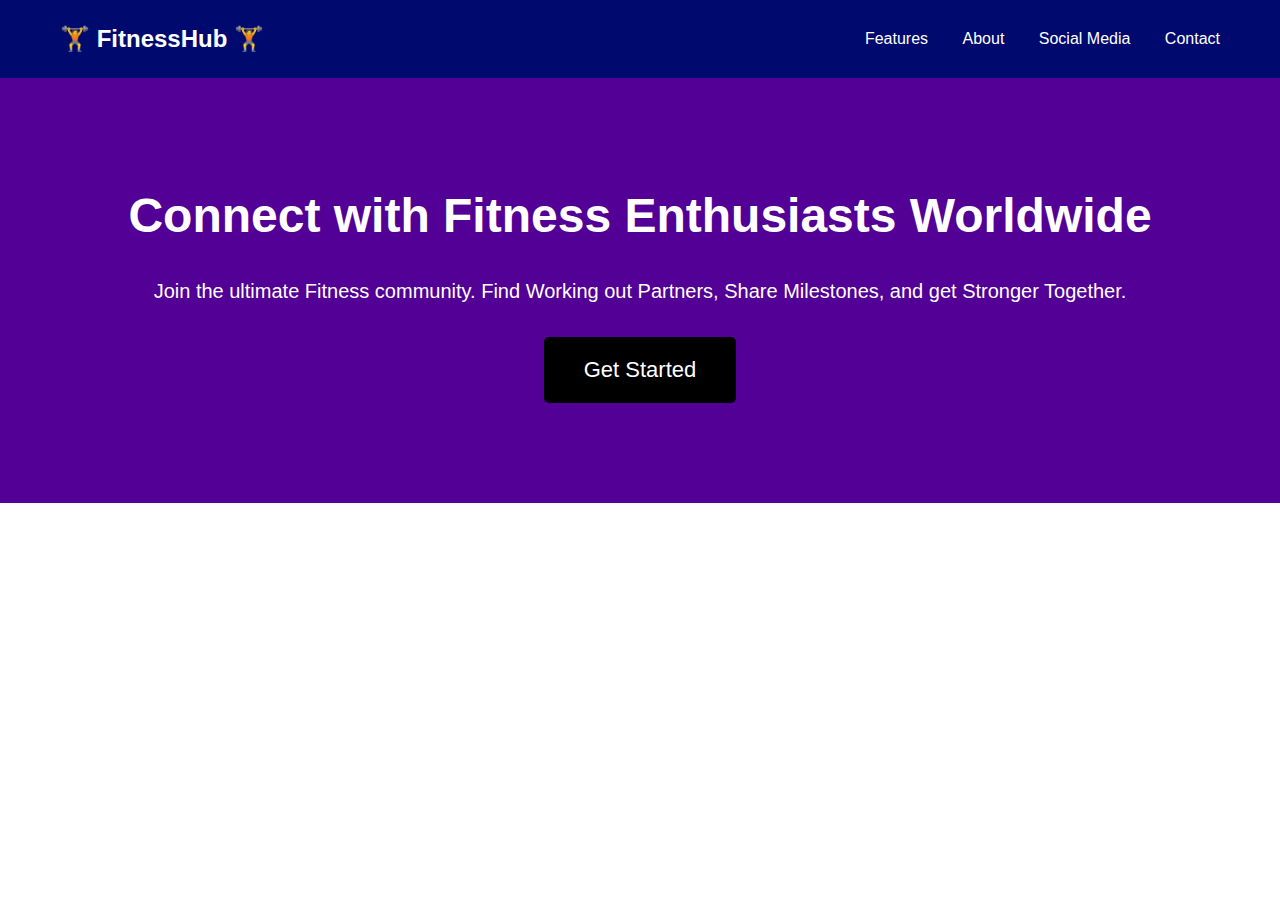
<file: index.html>
<!DOCTYPE html>
<html lang="en">
<head>
    <meta charset="UTF-8">
    <meta name="viewport" content="width=device-width, initial-scale=1.0">
    <title>FitnessHub - Your Fitness Community</title>
    <link rel="stylesheet" href="style.css">
</head>
<body>
    <!-- Header Section -->
    <header class="main-header">
        <div class="container">
            <div class="logo">🏋️ FitnessHub 🏋️</div>
            <nav class="main-nav">
                <a href="#features">Features</a>
                <a href="#about">About</a>
                <a href="#Socials">Social Media</a>
                <a href="#contact">Contact</a>
            </nav>
        </div>
    </header>

    <!-- Hero Section -->
     <section class="hero">
        <div class="container">
            <h1 class="hero-title">Connect with Fitness Enthusiasts Worldwide</h1>
            <p class="hero-subtitle">Join the ultimate Fitness community. Find Working out Partners, Share Milestones, and get Stronger Together.</p>
            <button class="btn btn-primary">Get Started</button>
        </div>
     </section>
</body>
</html>
</file>
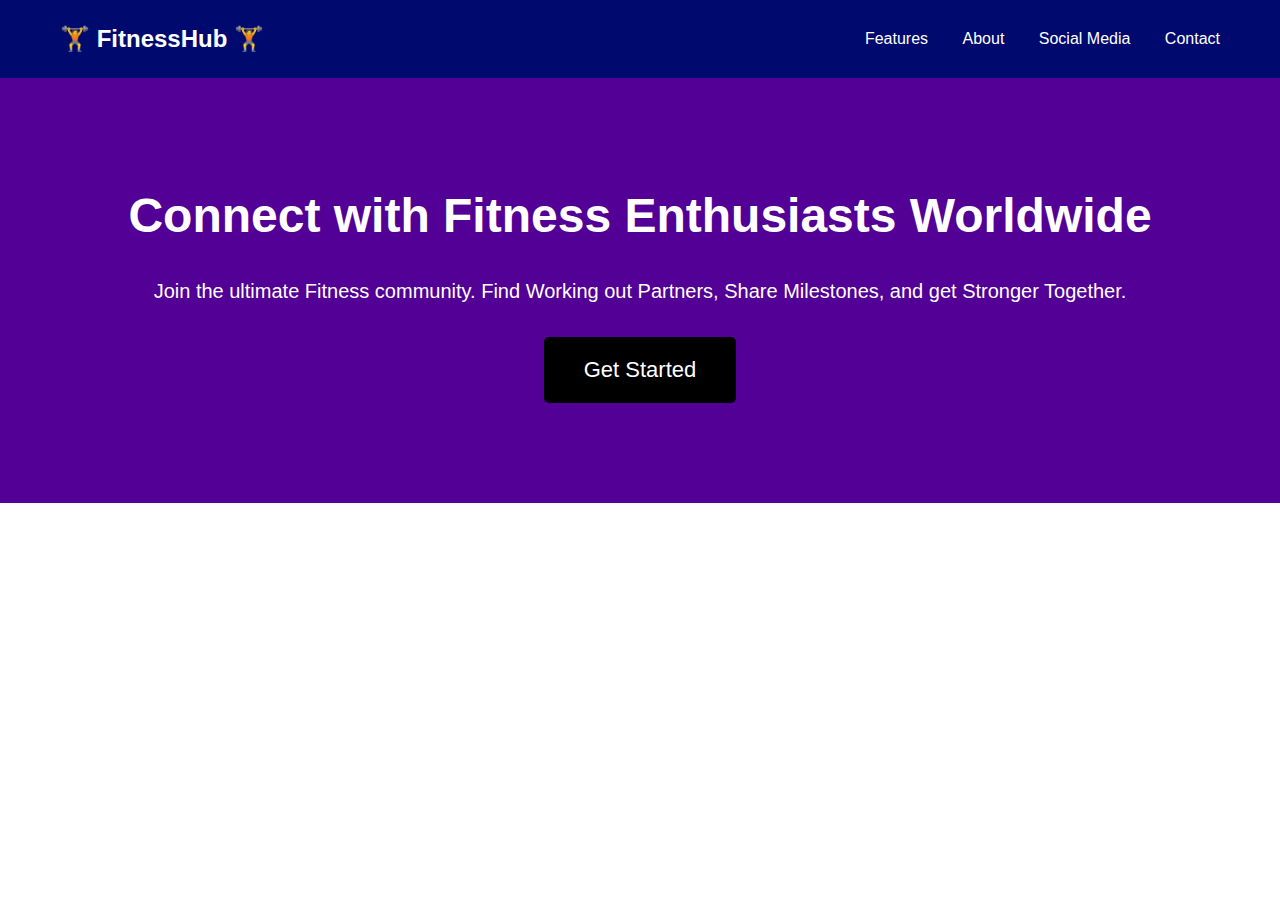
<file: Lesson07-Hover Effects-Interactivity/index.html>
<!DOCTYPE html>
<html lang="en">
<head>
    <meta charset="UTF-8">
    <meta name="viewport" content="width=device-width, initial-scale=1.0">
    <title>FitnessHub - Your Fitness Community</title>
    <link rel="stylesheet" href="style.css">
</head>
<body>
    <!-- Header Section -->
    <header class="main-header">
        <div class="container">
            <div class="logo">🏋️ FitnessHub 🏋️</div>
            <nav class="main-nav">
                <a href="#features">Features</a>
                <a href="#about">About</a>
                <a href="#socials">Social Media</a>
                <a href="#contact">Contact</a>
            </nav>
        </div>
    </header>

    <!-- Hero Section -->
     <section class="hero">
        <div class="container">
            <h1 class="hero-title">Connect with Fitness Enthusiasts Worldwide</h1>
            <p class="hero-subtitle">Join the ultimate Fitness community. Find Working out Partners, Share Milestones, and get Stronger Together.</p>
            <button class="btn btn-primary">Get Started</button>
        </div>
     </section>
</body>
</html>
</file>
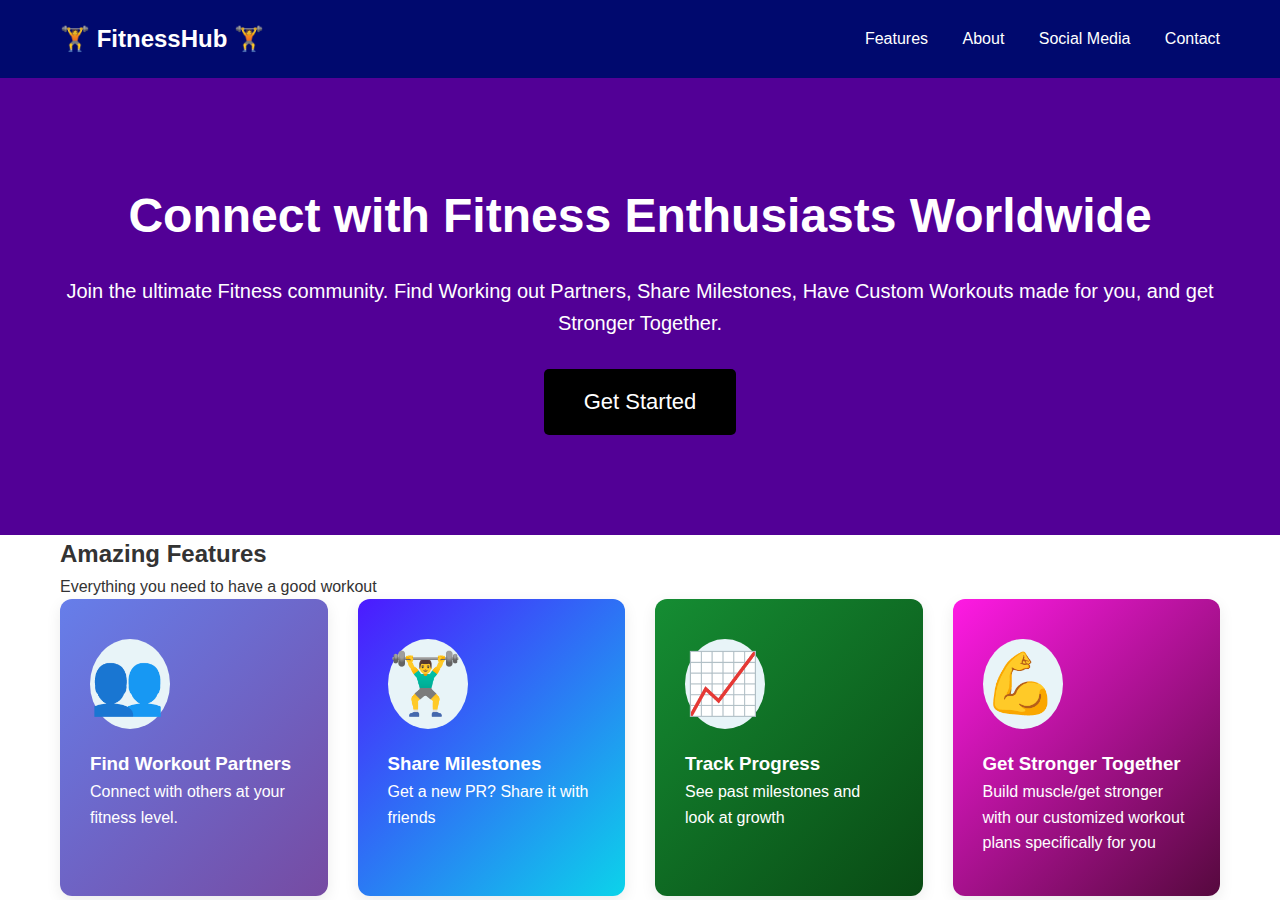
<file: Lesson08-Flexbox Card Layout/index.html>
<!DOCTYPE html>
<html lang="en">

<head>
    <meta charset="UTF-8">
    <meta name="viewport" content="width=device-width, initial-scale=1.0">
    <title>FitnessHub - Your Fitness Community</title>
    <!-- lesson 9: Google Fonts -->
    <link rel="stylesheet" href="https://fonts.googleapis.com/css2?family=Poppins:wght@400;600;700&display=swap">
    <link rel="stylesheet" href="style.css">
</head>

<body>
    <!-- Header Section -->
    <header class="main-header">
        <div class="container">
            <div class="logo">🏋️ FitnessHub 🏋️</div>
            <nav class="main-nav">
                <a href="#features">Features</a>
                <a href="#about">About</a>
                <a href="#Socials">Social Media</a>
                <a href="#contact">Contact</a>
            </nav>
        </div>
    </header>

    <!-- Hero Section -->
    <section class="hero">
        <div class="container">
            <h1 class="hero-title">Connect with Fitness Enthusiasts Worldwide</h1>
            <p class="hero-subtitle">Join the ultimate Fitness community. Find Working out Partners, Share Milestones,
                Have Custom Workouts made for you, and get Stronger Together.</p>
            <button class="btn btn-primary">Get Started</button>
        </div>
    </section>
    <!-- lesson 8: Features Section -->
    <section id="features" class="features">
        <div class="container">
            <h2 class="section-title">Amazing Features</h2>
            <p class="section-subtitle">
                Everything you need to have a good workout
            </p>
            <div class="features-grid">
                <div class="feature-card">
                    <div class="feature-icon">👥</div>
                    <h3>Find Workout Partners</h3>
                    <p>Connect with others at your fitness level.</p>
                </div>

                <div class="feature-card">
                    <div class="feature-icon">🏋️‍♂️</div>
                    <h3>Share Milestones</h3>
                    <p>Get a new PR? Share it with friends</p>
                </div>

                <div class="feature-card">
                    <div class="feature-icon">📈</div>
                    <h3>Track Progress</h3>
                    <p>See past milestones and look at growth</p>
                </div>
                <div class="feature-card">
                    <div class="feature-icon">💪</div>
                    <h3>Get Stronger Together</h3>
                    <p>Build muscle/get stronger with our customized workout plans specifically for you</p>
                </div>
            </div>
        </div>
    </section>
</body>

</html>
</file>
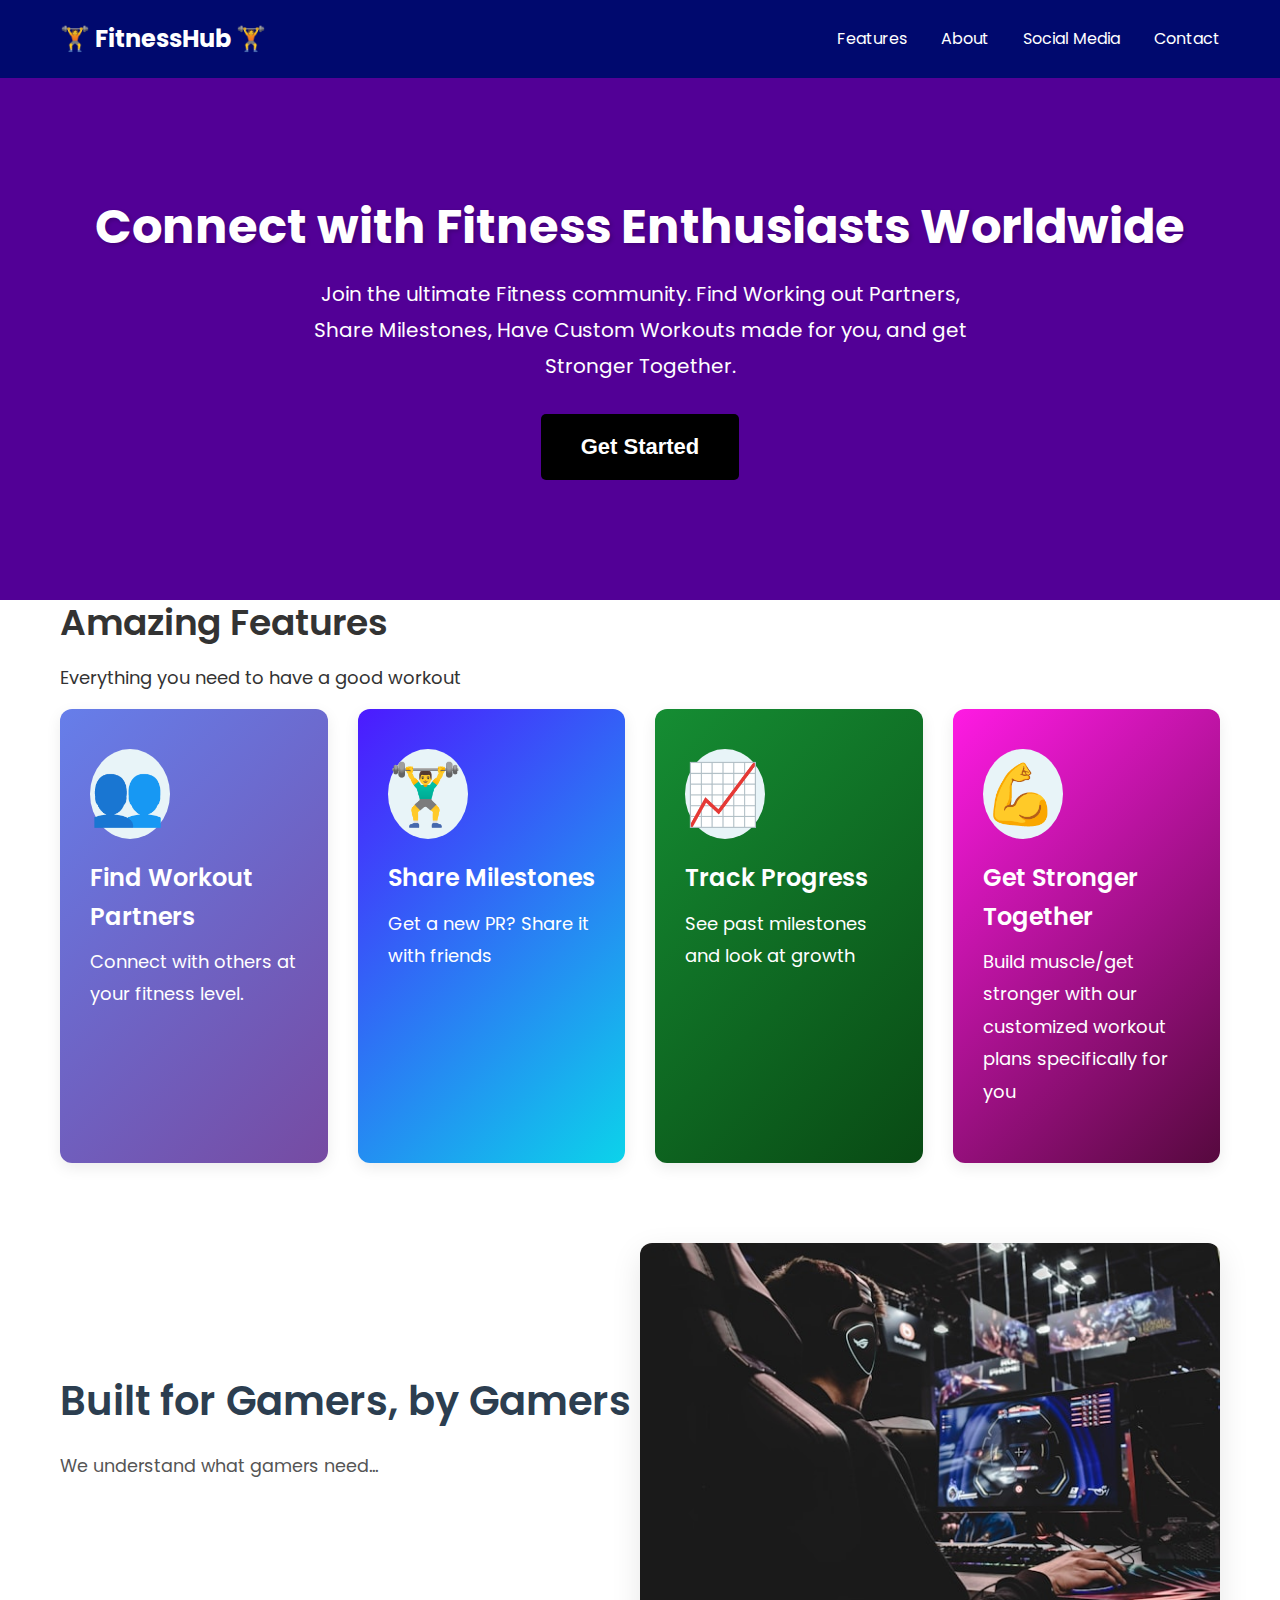
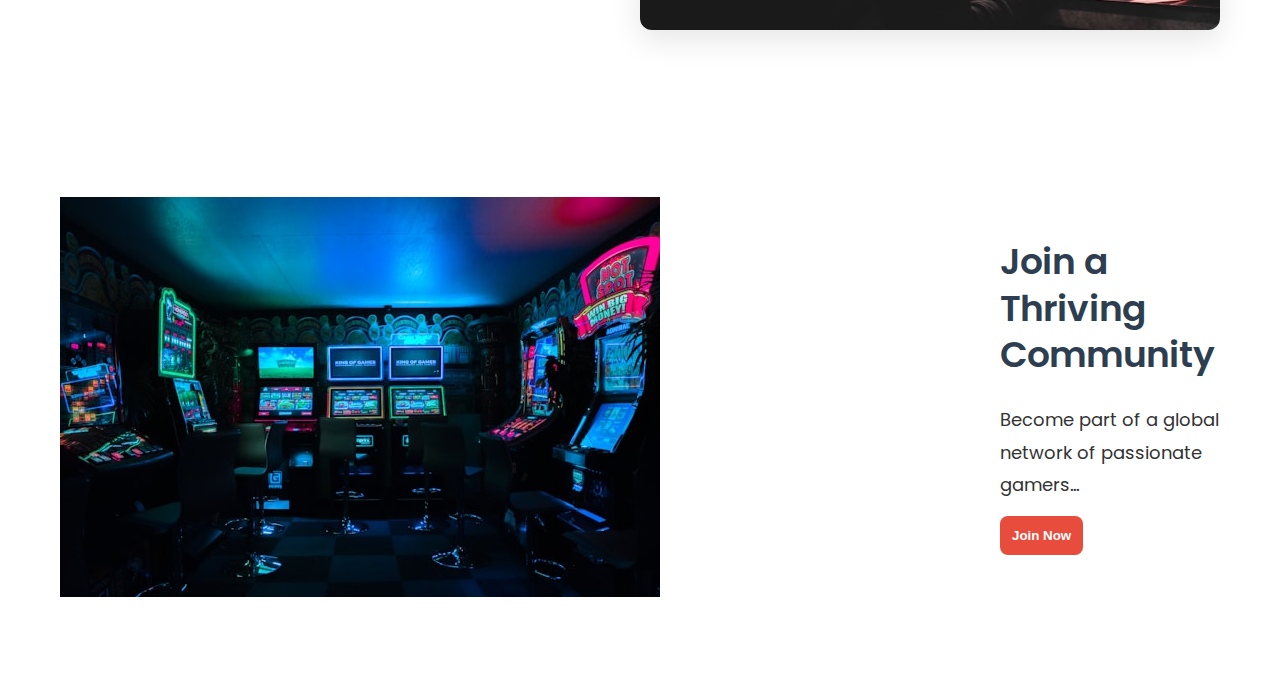
<file: Lesson10-Image-Text Sections/index.html>
<!DOCTYPE html>
<html lang="en">

<head>
    <meta charset="UTF-8">
    <meta name="viewport" content="width=device-width, initial-scale=1.0">
    <title>FitnessHub - Your Fitness Community</title>
    <!-- lesson 9: Google Fonts -->
    <link rel="stylesheet" href="https://fonts.googleapis.com/css2?family=Poppins:wght@400;600;700&display=swap">
    <link rel="stylesheet" href="style.css">
</head>

<body>
    <!-- Header Section -->
    <header class="main-header">
        <div class="container">
            <div class="logo">🏋️ FitnessHub 🏋️</div>
            <nav class="main-nav">
                <a href="#features">Features</a>
                <a href="#about">About</a>
                <a href="#Socials">Social Media</a>
                <a href="#contact">Contact</a>
            </nav>
        </div>
    </header>

    <!-- Hero Section -->
    <section class="hero">
        <div class="container">
            <h1 class="hero-title">Connect with Fitness Enthusiasts Worldwide</h1>
            <p class="hero-subtitle">Join the ultimate Fitness community. Find Working out Partners, Share Milestones,
                Have Custom Workouts made for you, and get Stronger Together.</p>
            <button class="btn btn-primary">Get Started</button>
        </div>
    </section>
    <!-- lesson 8: Features Section -->
    <section id="features" class="features">
        <div class="container">
            <h2 class="section-title">Amazing Features</h2>
            <p class="section-subtitle">
                Everything you need to have a good workout
            </p>
            <div class="features-grid">
                <div class="feature-card">
                    <div class="feature-icon">👥</div>
                    <h3>Find Workout Partners</h3>
                    <p>Connect with others at your fitness level.</p>
                </div>

                <div class="feature-card">
                    <div class="feature-icon">🏋️‍♂️</div>
                    <h3>Share Milestones</h3>
                    <p>Get a new PR? Share it with friends</p>
                </div>

                <div class="feature-card">
                    <div class="feature-icon">📈</div>
                    <h3>Track Progress</h3>
                    <p>See past milestones and look at growth</p>
                </div>
                <div class="feature-card">
                    <div class="feature-icon">💪</div>
                    <h3>Get Stronger Together</h3>
                    <p>Build muscle/get stronger with our customized workout plans specifically for you</p>
                </div>
            </div>
        </div>
    </section>
    <!-- about section -->
    <section class="about" id="about">
        <div class="container">
            <div class="about-content">
                <div class="about-text">
                    <h2>Built for Gamers, by Gamers</h2>
                    <p>We understand what gamers need...</p>
                </div>
                <div class="about-image">
                    <img src="images/gamers.jpg" alt="Gaming Setup" width="600px">
                </div>

            </div>
        </div>
    </section>
    <section id="community" class="community">
        <div class="container">
            <div class="community-content">
                <div class="community-text">
                    <h2>Join a Thriving Community</h2>
                    <p>Become part of a global network of passionate gamers...</p>
                    <button class="join-btn">Join Now</button>
                </div>
                <div class="community-image"></div>
                 <img src="images/community.jpg" alt="Gaming community">
            </div>
        </div>
    </section>
</body>

</html>
</file>
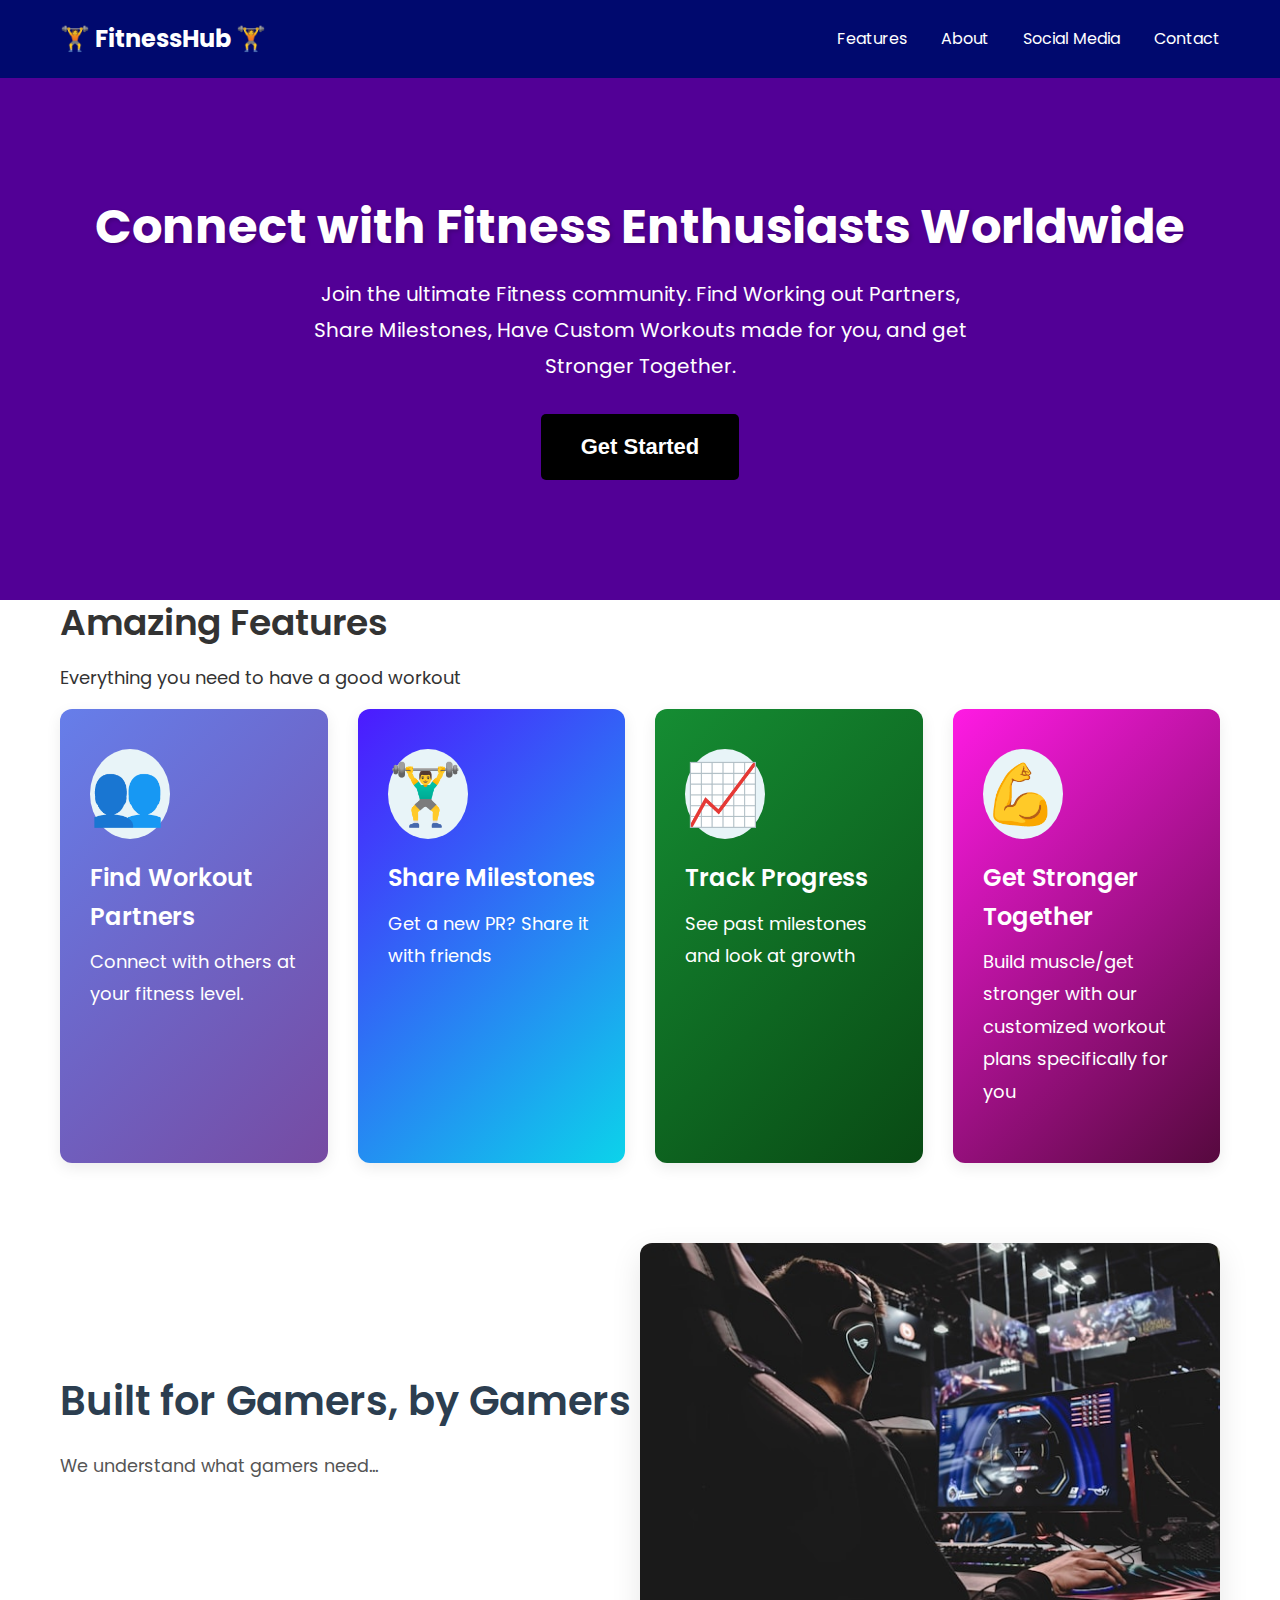
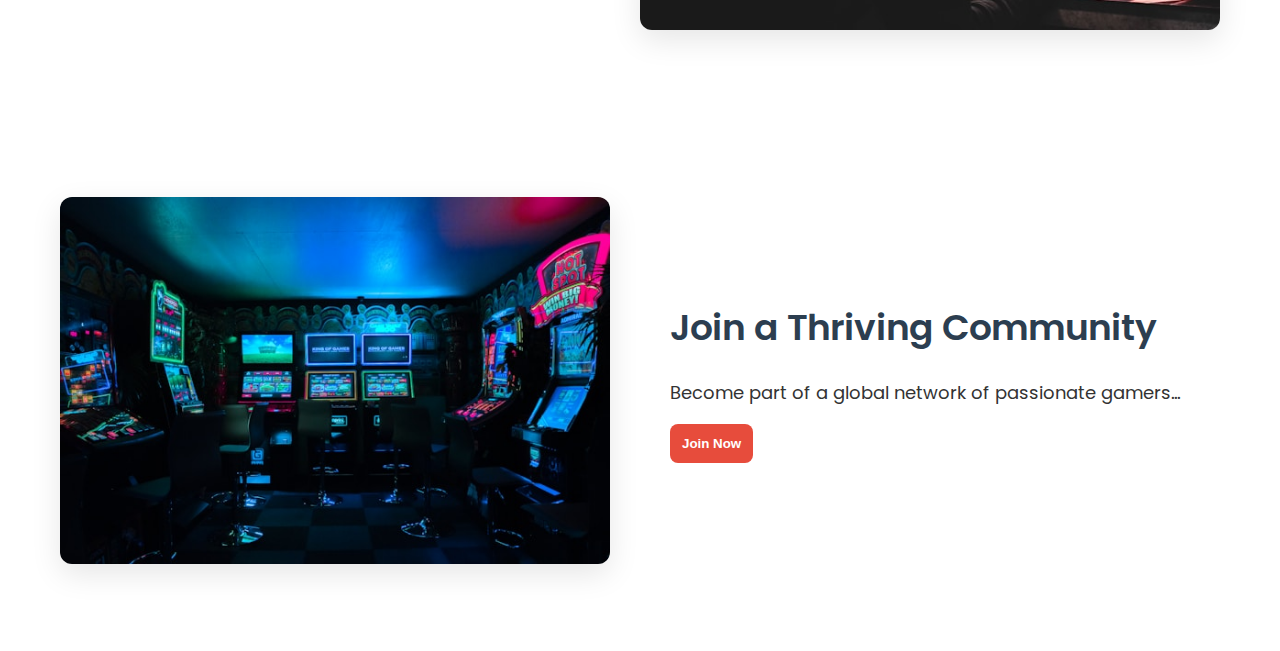
<file: Lesson11-Advanced-Transitions/index.html>
<!DOCTYPE html>
<html lang="en">

<head>
    <meta charset="UTF-8">
    <meta name="viewport" content="width=device-width, initial-scale=1.0">
    <title>FitnessHub - Your Fitness Community</title>
    <!-- lesson 9: Google Fonts -->
    <link rel="stylesheet" href="https://fonts.googleapis.com/css2?family=Poppins:wght@400;600;700&display=swap">
    <link rel="stylesheet" href="style.css">
</head>

<body>
    <!-- Header Section -->
    <header class="main-header">
        <div class="container">
            <div class="logo">🏋️ FitnessHub 🏋️</div>
            <nav class="main-nav">
                <a href="#features">Features</a>
                <a href="#about">About</a>
                <a href="#Socials">Social Media</a>
                <a href="#contact">Contact</a>
            </nav>
        </div>
    </header>

    <!-- Hero Section -->
    <section class="hero">
        <div class="container">
            <h1 class="hero-title">Connect with Fitness Enthusiasts Worldwide</h1>
            <p class="hero-subtitle">Join the ultimate Fitness community. Find Working out Partners, Share Milestones,
                Have Custom Workouts made for you, and get Stronger Together.</p>
            <button class="btn btn-primary">Get Started</button>
        </div>
    </section>
    <!-- lesson 8: Features Section -->
    <section id="features" class="features">
        <div class="container">
            <h2 class="section-title">Amazing Features</h2>
            <p class="section-subtitle">
                Everything you need to have a good workout
            </p>
            <div class="features-grid">
                <div class="feature-card">
                    <div class="feature-icon">👥</div>
                    <h3>Find Workout Partners</h3>
                    <p>Connect with others at your fitness level.</p>
                </div>

                <div class="feature-card">
                    <div class="feature-icon">🏋️‍♂️</div>
                    <h3>Share Milestones</h3>
                    <p>Get a new PR? Share it with friends</p>
                </div>

                <div class="feature-card">
                    <div class="feature-icon">📈</div>
                    <h3>Track Progress</h3>
                    <p>See past milestones and look at growth</p>
                </div>
                <div class="feature-card">
                    <div class="feature-icon">💪</div>
                    <h3>Get Stronger Together</h3>
                    <p>Build muscle/get stronger with our customized workout plans specifically for you</p>
                </div>
            </div>
        </div>
    </section>
    <!-- about section -->
    <section class="about" id="about">
        <div class="container">
            <div class="about-content">
                <div class="about-text">
                    <h2>Built for Gamers, by Gamers</h2>
                    <p>We understand what gamers need...</p>
                </div>
                <div class="about-image">
                    <img src="images/gamers.jpg" alt="Gaming Setup" width="600px">
                </div>

            </div>
        </div>
    </section>
    <section id="community" class="community">
        <div class="container">
            <div class="community-content">
                <div class="community-text">
                    <h2>Join a Thriving Community</h2>
                    <p>Become part of a global network of passionate gamers...</p>
                    <button class="join-btn">Join Now</button>
                </div>
                <div class="community-image">
                 <img src="images/community.jpg" alt="Gaming community">
                 </div>
            </div>
        </div>
    </section>
</body>

</html>
</file>
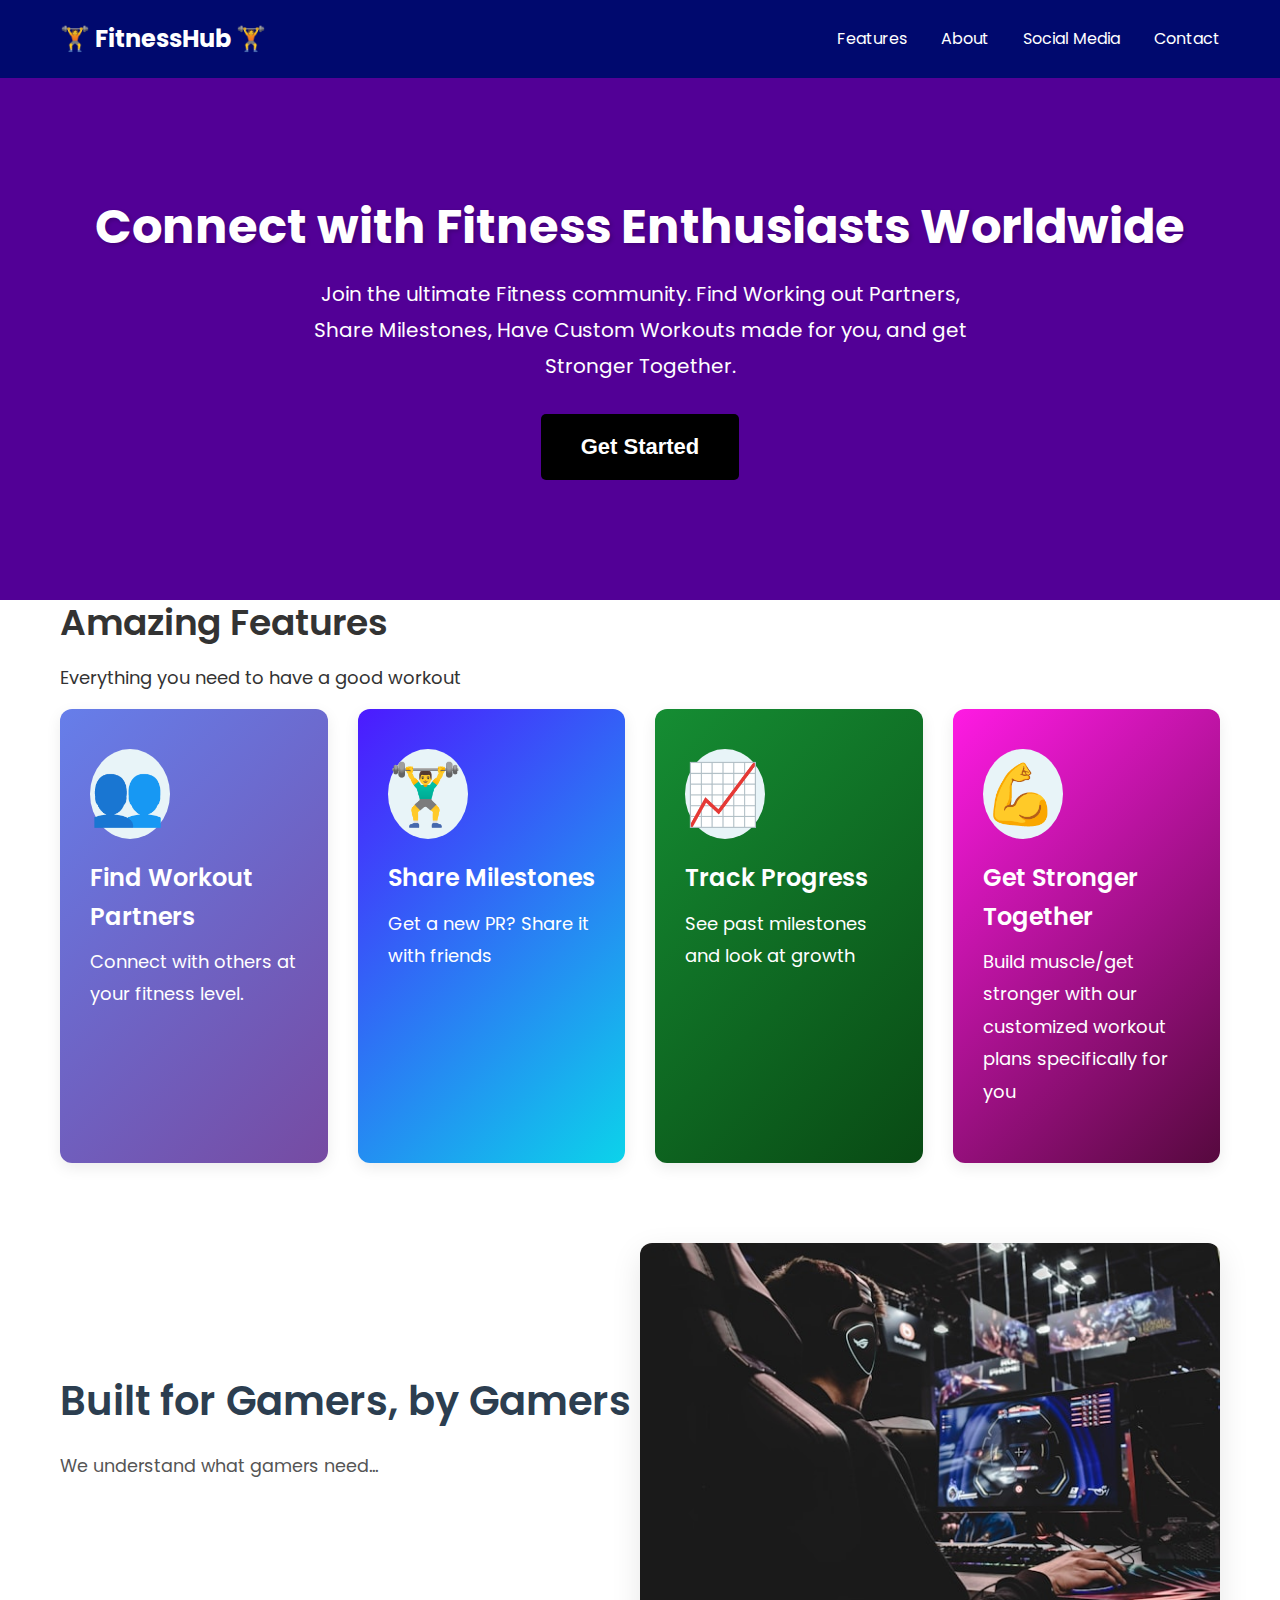
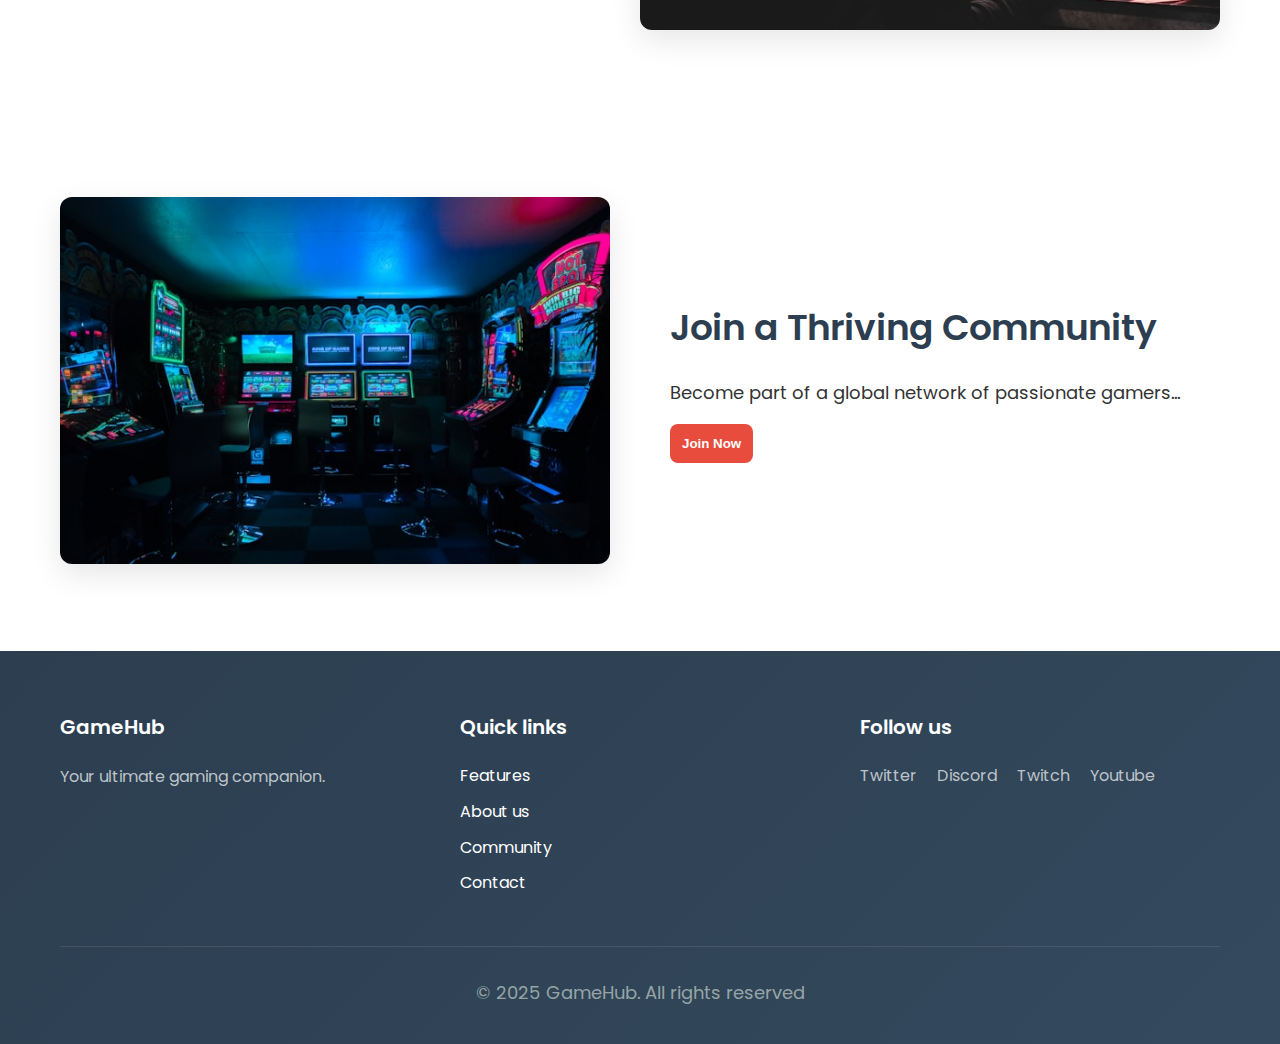
<file: Lesson12/index.html>
<!DOCTYPE html>
<html lang="en">

<head>
    <meta charset="UTF-8">
    <meta name="viewport" content="width=device-width, initial-scale=1.0">
    <title>FitnessHub - Your Fitness Community</title>
    <!-- lesson 9: Google Fonts -->
    <link rel="stylesheet" href="https://fonts.googleapis.com/css2?family=Poppins:wght@400;600;700&display=swap">
    <link rel="stylesheet" href="style.css">
</head>

<body>
    <!-- Header Section -->
    <header class="main-header">
        <div class="container">
            <div class="logo">🏋️ FitnessHub 🏋️</div>
            <nav class="main-nav">
                <a href="#features">Features</a>
                <a href="#about">About</a>
                <a href="#Socials">Social Media</a>
                <a href="#contact">Contact</a>
            </nav>
        </div>
    </header>

    <!-- Hero Section -->
    <section class="hero">
        <div class="container">
            <h1 class="hero-title">Connect with Fitness Enthusiasts Worldwide</h1>
            <p class="hero-subtitle">Join the ultimate Fitness community. Find Working out Partners, Share Milestones,
                Have Custom Workouts made for you, and get Stronger Together.</p>
            <button class="btn btn-primary">Get Started</button>
        </div>
    </section>
    <!-- lesson 8: Features Section -->
    <section id="features" class="features">
        <div class="container">
            <h2 class="section-title">Amazing Features</h2>
            <p class="section-subtitle">
                Everything you need to have a good workout
            </p>
            <div class="features-grid">
                <div class="feature-card">
                    <div class="feature-icon">👥</div>
                    <h3>Find Workout Partners</h3>
                    <p>Connect with others at your fitness level.</p>
                </div>

                <div class="feature-card">
                    <div class="feature-icon">🏋️‍♂️</div>
                    <h3>Share Milestones</h3>
                    <p>Get a new PR? Share it with friends</p>
                </div>

                <div class="feature-card">
                    <div class="feature-icon">📈</div>
                    <h3>Track Progress</h3>
                    <p>See past milestones and look at growth</p>
                </div>
                <div class="feature-card">
                    <div class="feature-icon">💪</div>
                    <h3>Get Stronger Together</h3>
                    <p>Build muscle/get stronger with our customized workout plans specifically for you</p>
                </div>
            </div>
        </div>
    </section>
    <!-- about section -->
    <section class="about" id="about">
        <div class="container">
            <div class="about-content">
                <div class="about-text">
                    <h2>Built for Gamers, by Gamers</h2>
                    <p>We understand what gamers need...</p>
                </div>
                <div class="about-image">
                    <img src="images/gamers.jpg" alt="Gaming Setup" width="600px">
                </div>

            </div>
        </div>
    </section>
    <section id="community" class="community">
        <div class="container">
            <div class="community-content">
                <div class="community-text">
                    <h2>Join a Thriving Community</h2>
                    <p>Become part of a global network of passionate gamers...</p>
                    <button class="join-btn">Join Now</button>
                </div>
                <div class="community-image">
                    <img src="images/community.jpg" alt="Gaming community">
                </div>
            </div>
        </div>
    </section>
    <!-- Lesson 12 Footer Section -->
    <footer class="main-footer" id="contact">
        <div class="container">
            <div class="footer-content">
                <!-- First column of footer -->
                <div class="footer-section">
                    <h3>GameHub</h3>
                    <p>Your ultimate gaming companion.</p>
                </div>
                <!-- Second column -->
                <div class="footer-section">
                    <h3>Quick links</h3>
                    <!-- ul.footer-links>li*4>a -->
                    <ul class="footer-links">
                        <li><a href="#features"></a>Features</li>
                        <li><a href="#about"></a>About us</li>
                        <li><a href="#community"></a>Community</li>
                        <li><a href="#contact"></a>Contact</li>
                    </ul>
                </div>
                <!-- Third Column -->
                 <div class="footer-section">
                    <h3>Follow us</h3>
                    <div class="social-links">
                        <a href="#">Twitter</a>
                        <a href="#">Discord</a>
                        <a href="#">Twitch</a>
                        <a href="#">Youtube</a>
                    </div>
                 </div>
            </div>
            <div class="footer-bottom">
                <p>&copy; 2025 GameHub. All rights reserved </p>
            </div>
        </div>
    </footer>
</body>

</html>
</file>
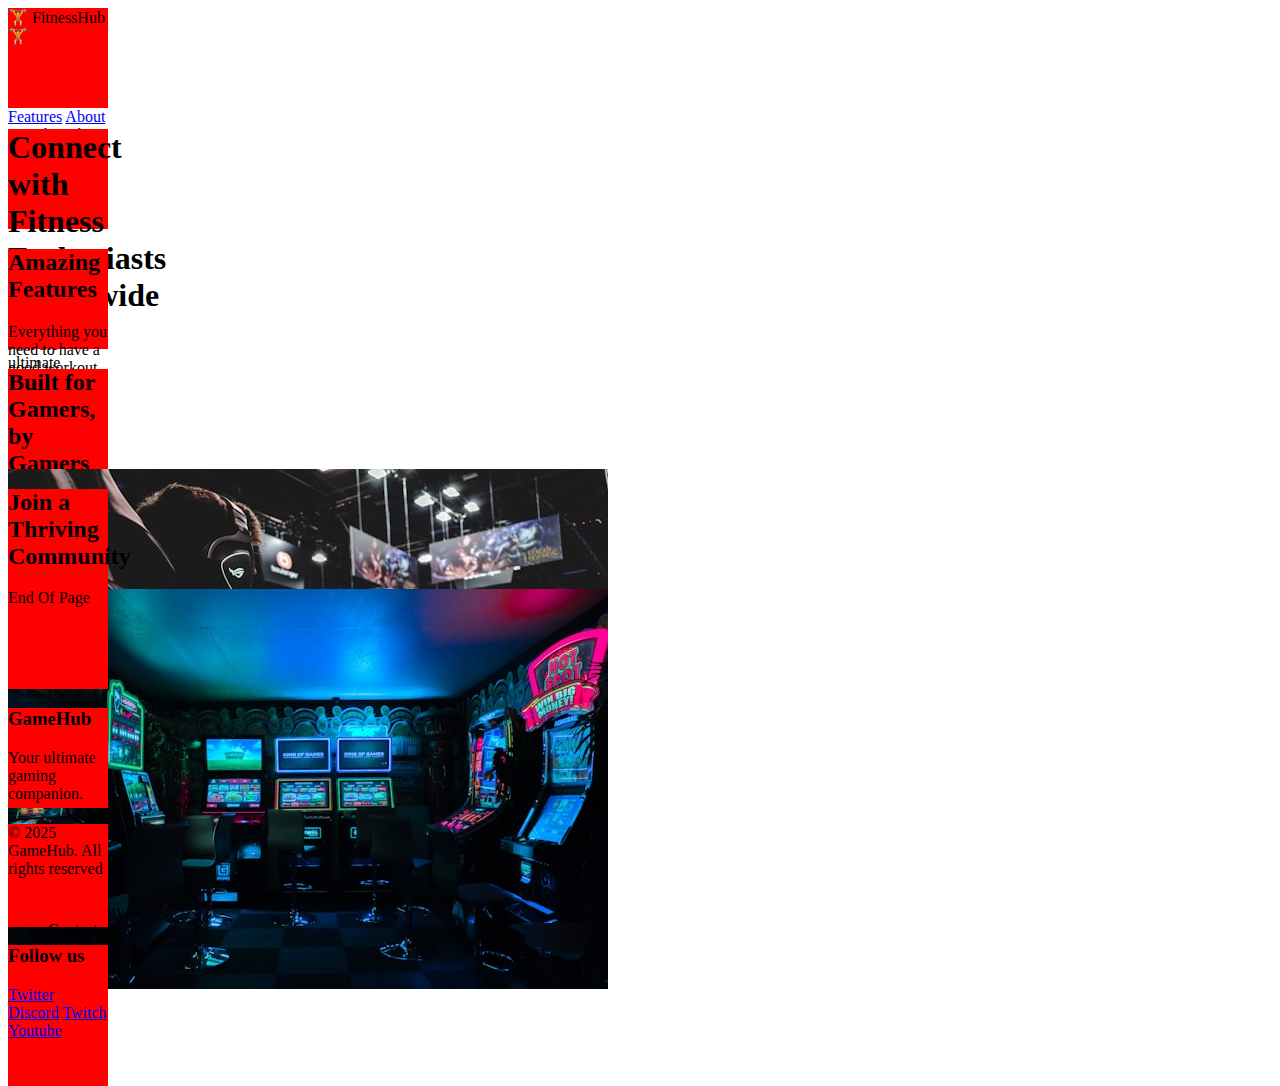
<file: Lesson13-Animations/index.html>
<!DOCTYPE html>
<html lang="en">

<head>
    <meta charset="UTF-8">
    <meta name="viewport" content="width=device-width, initial-scale=1.0">
    <title>FitnessHub - Your Fitness Community</title>
    <!-- lesson 9: Google Fonts -->
    <link rel="stylesheet" href="https://fonts.googleapis.com/css2?family=Poppins:wght@400;600;700&display=swap">
    <link rel="stylesheet" href="style.css">
</head>

<body>
    <!-- Header Section -->
    <header class="main-header">
        <div class="container">
            <div class="logo">🏋️ FitnessHub 🏋️</div>
            <nav class="main-nav">
                <a href="#features">Features</a>
                <a href="#about">About</a>
                <a href="#Socials">Social Media</a>
                <a href="#contact">Contact</a>
            </nav>
        </div>
    </header>

    <!-- Hero Section -->
    <section class="hero">
        <div class="container">
            <h1 class="hero-title">Connect with Fitness Enthusiasts Worldwide</h1>
            <p class="hero-subtitle">Join the ultimate Fitness community. Find Working out Partners, Share Milestones,
                Have Custom Workouts made for you, and get Stronger Together.</p>
            <button class="btn btn-primary">Get Started</button>
        </div>
    </section>
    <!-- lesson 8: Features Section -->
    <section id="features" class="features">
        <div class="container">
            <h2 class="section-title">Amazing Features</h2>
            <p class="section-subtitle">
                Everything you need to have a good workout
            </p>
            <div class="features-grid">
                <div class="feature-card">
                    <div class="feature-icon">👥</div>
                    <h3>Find Workout Partners</h3>
                    <p>Connect with others at your fitness level.</p>
                </div>

                <div class="feature-card">
                    <div class="feature-icon">🏋️‍♂️</div>
                    <h3>Share Milestones</h3>
                    <p>Get a new PR? Share it with friends</p>
                </div>

                <div class="feature-card">
                    <div class="feature-icon">📈</div>
                    <h3>Track Progress</h3>
                    <p>See past milestones and look at growth</p>
                </div>
                <div class="feature-card">
                    <div class="feature-icon">💪</div>
                    <h3>Get Stronger Together</h3>
                    <p>Build muscle/get stronger with our customized workout plans specifically for you</p>
                </div>
            </div>
        </div>
    </section>
    <!-- about section -->
    <section class="about" id="about">
        <div class="container">
            <div class="about-content">
                <div class="about-text">
                    <h2>Built for Gamers, by Gamers</h2>
                    <p>We understand what gamers need...</p>
                </div>
                <div class="about-image">
                    <img src="images/gamers.jpg" alt="Gaming Setup" width="600px">
                </div>

            </div>
        </div>
    </section>
    <section id="community" class="community">
        <div class="container">
            <div class="community-content">
                <div class="community-text">
                    <h2>Join a Thriving Community</h2>
                    <p>Become part of a global network of passionate gamers...</p>
                    <button class="join-btn">Join Now</button>
                </div>
                <div class="community-image">
                    <img src="images/community.jpg" alt="Gaming community">
                </div>
            </div>
        </div>
    </section>
    <div class="animation">End Of Page</div>
    <!-- Lesson 12 Footer Section -->
    <footer class="main-footer" id="contact">
        <div class="container">
            <div class="footer-content">
                <!-- First column of footer -->
                <div class="footer-section">
                    <h3>GameHub</h3>
                    <p>Your ultimate gaming companion.</p>
                </div>
                <!-- Second column -->
                <div class="footer-section">
                    <h3>Quick links</h3>
                    <!-- ul.footer-links>li*4>a -->
                    <ul class="footer-links">
                        <li><a href="#features"></a>Features</li>
                        <li><a href="#about"></a>About us</li>
                        <li><a href="#community"></a>Community</li>
                        <li><a href="#contact"></a>Contact</li>
                    </ul>
                </div>
                <!-- Third Column -->
                 <div class="footer-section">
                    <h3>Follow us</h3>
                    <div class="social-links">
                        <a href="#">Twitter</a>
                        <a href="#">Discord</a>
                        <a href="#">Twitch</a>
                        <a href="#">Youtube</a>
                    </div>
                 </div>
            </div>
            <div class="footer-bottom">
                <p>&copy; 2025 GameHub. All rights reserved </p>
            </div>
        </div>
    </footer>
</body>

</html>
</file>
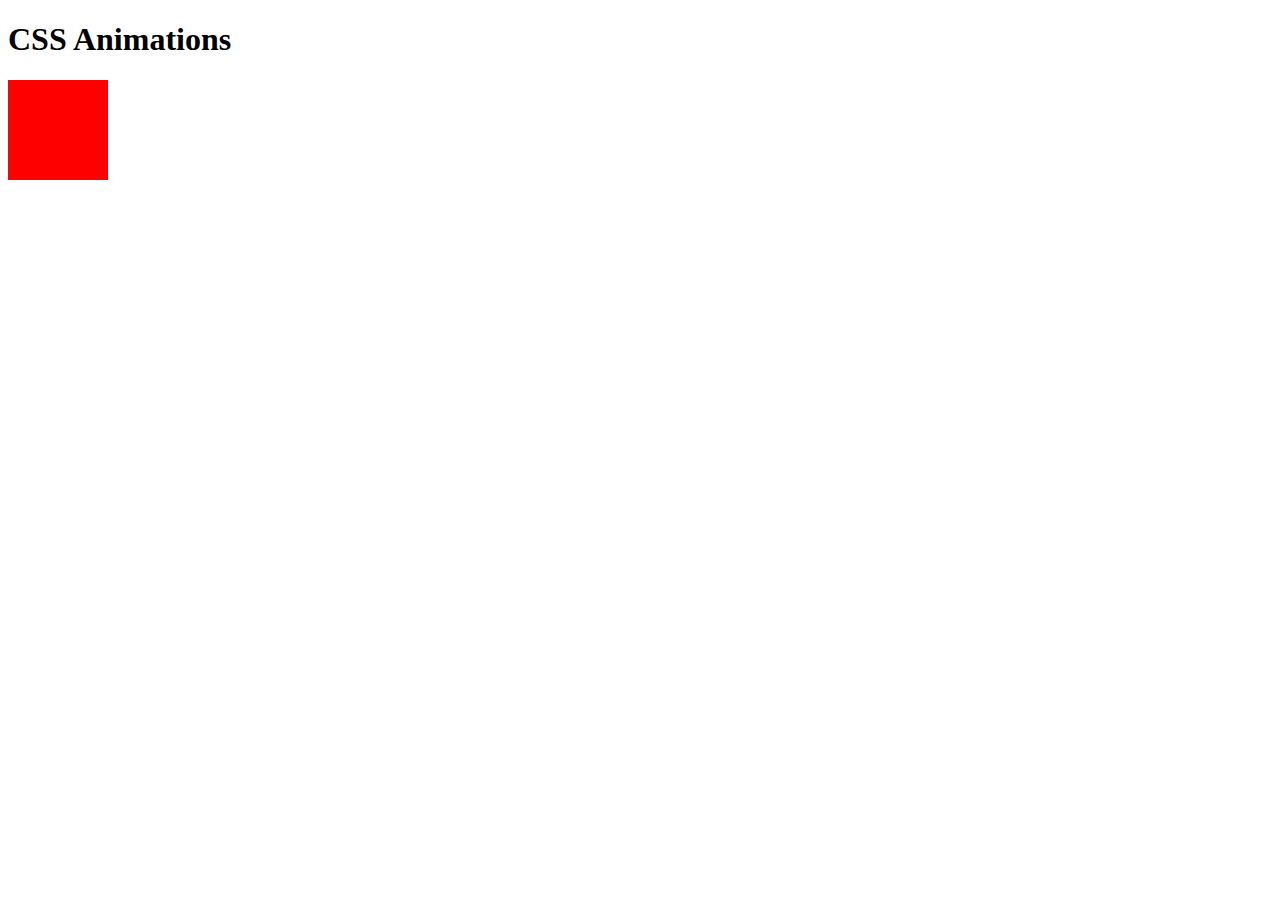
<file: Lesson13-Animations/Part A basics/index.html>
<!DOCTYPE html>
<html lang="en">
<head>
    <meta charset="UTF-8">
    <meta name="viewport" content="width=device-width, initial-scale=1.0">
    <title>Document</title>
    <link rel="stylesheet" href="style.css">
</head>
<body>
    <h1>CSS Animations</h1>
    <div></div>
</body>
</html>
</file>
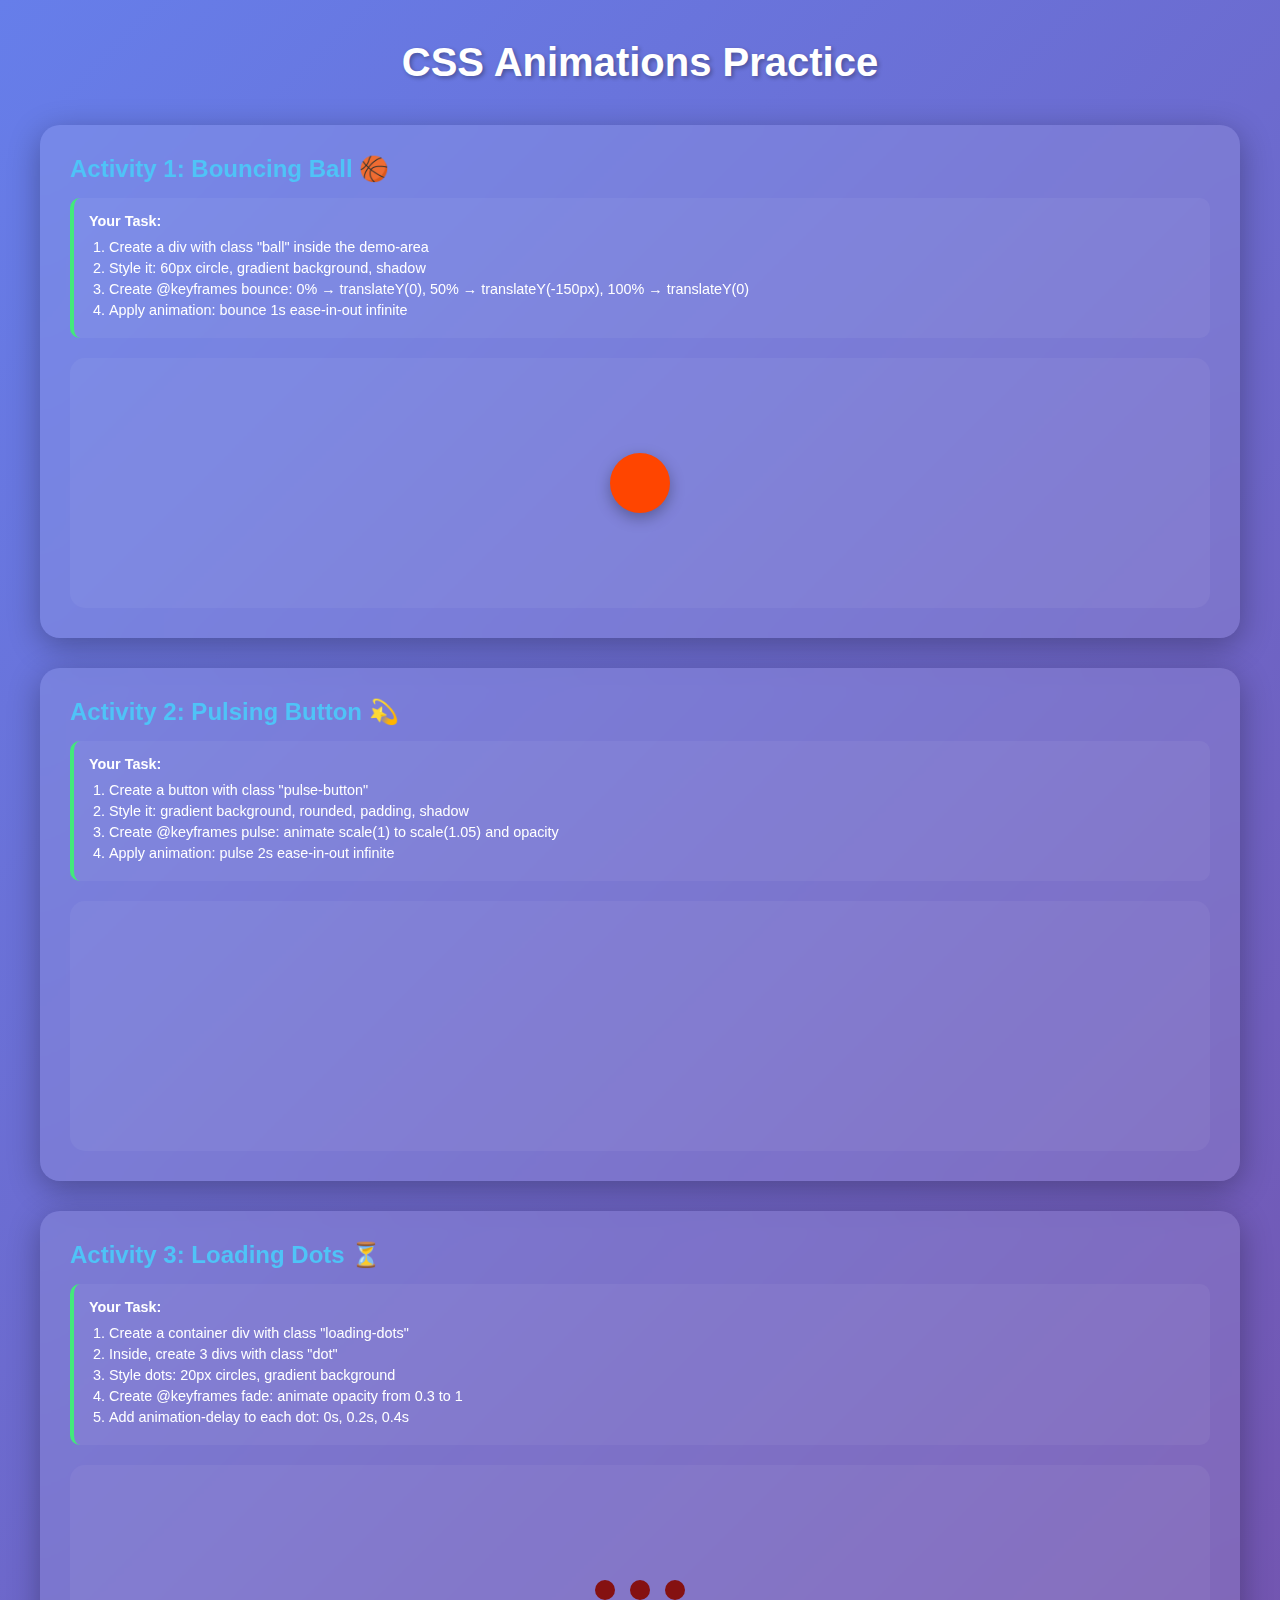
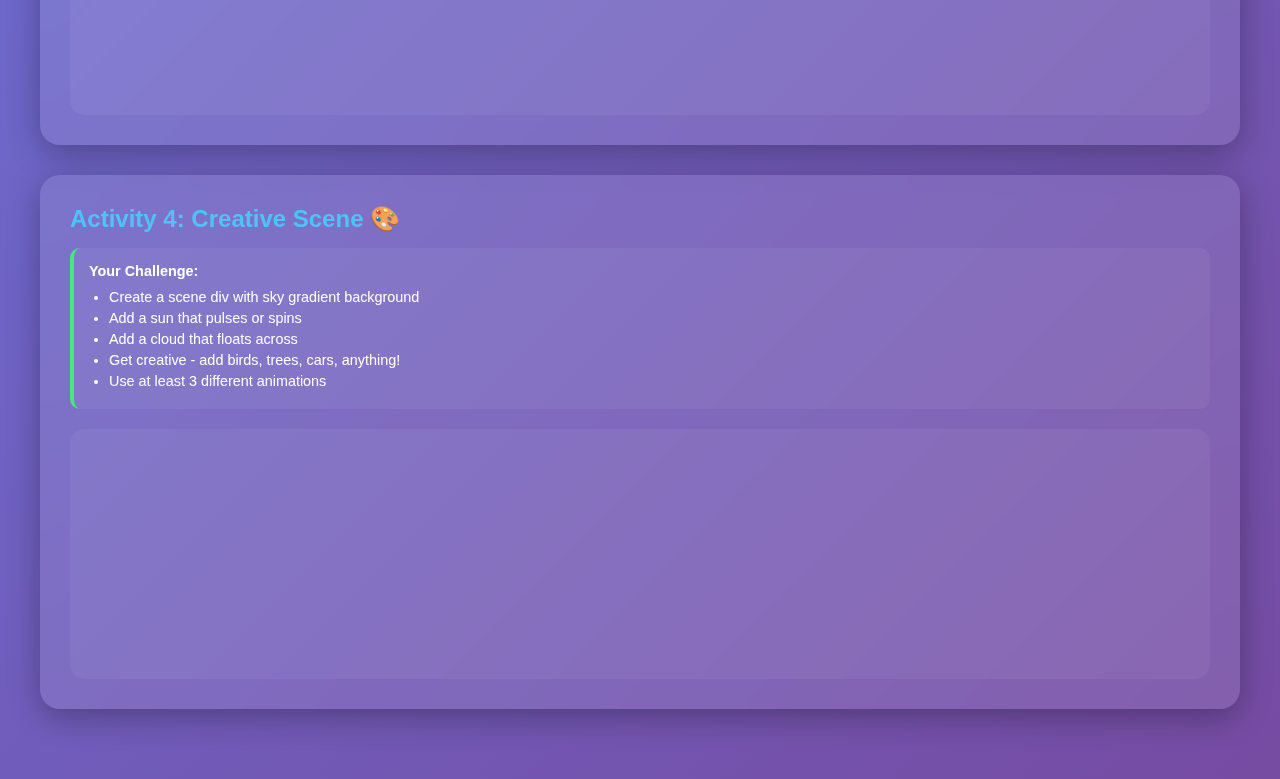
<file: Lesson13-Animations/Part-B-practice/index.html>
<!DOCTYPE html>
<html lang="en">

<head>
    <meta charset="UTF-8">
    <meta name="viewport" content="width=device-width, initial-scale=1.0">
    <title>CSS Animations Practice</title>
    <link rel="stylesheet" href="style.css">
</head>

<body>
    <div class="container">
        <h1>CSS Animations Practice</h1>

        <!-- Activity 1: Bouncing Ball -->
        <div class="activity">
            <h2>Activity 1: Bouncing Ball 🏀</h2>
            <div class="instructions">
                <strong>Your Task:</strong>
                <ol>
                    <li>Create a div with class "ball" inside the demo-area</li>
                    <li>Style it: 60px circle, gradient background, shadow</li>
                    <li>Create @keyframes bounce: 0% → translateY(0), 50% → translateY(-150px), 100% → translateY(0)
                    </li>
                    <li>Apply animation: bounce 1s ease-in-out infinite</li>
                </ol>
            </div>
            <div class="demo-area" id="activity1">
                <!-- TODO: Add your ball element here -->
                <div class="ball"></div>
            </div>
        </div>

        <!-- Activity 2: Pulsing Button -->
        <div class="activity">
            <h2>Activity 2: Pulsing Button 💫</h2>
            <div class="instructions">
                <strong>Your Task:</strong>
                <ol>
                    <li>Create a button with class "pulse-button"</li>
                    <li>Style it: gradient background, rounded, padding, shadow</li>
                    <li>Create @keyframes pulse: animate scale(1) to scale(1.05) and opacity</li>
                    <li>Apply animation: pulse 2s ease-in-out infinite</li>
                </ol>
            </div>
            <div class="demo-area" id="activity2">
                <!-- TODO: Add your button here -->

            </div>
        </div>

        <!-- Activity 3: Loading Dots -->
        <div class="activity">
            <h2>Activity 3: Loading Dots ⏳</h2>
            <div class="instructions">
                <strong>Your Task:</strong>
                <ol>
                    <li>Create a container div with class "loading-dots"</li>
                    <li>Inside, create 3 divs with class "dot"</li>
                    <li>Style dots: 20px circles, gradient background</li>
                    <li>Create @keyframes fade: animate opacity from 0.3 to 1</li>
                    <li>Add animation-delay to each dot: 0s, 0.2s, 0.4s</li>
                </ol>
            </div>
            <div class="demo-area" id="activity3">
                <!-- TODO: Add your loading dots here -->
                <div class="loading-dots">
                    <div class="dot"></div>
                    <div class="dot"></div>
                    <div class="dot"></div>
                </div>
            </div>
        </div>

        <!-- Activity 4: Creative Scene -->
        <div class="activity">
            <h2>Activity 4: Creative Scene 🎨</h2>
            <div class="instructions">
                <strong>Your Challenge:</strong>
                <ul>
                    <li>Create a scene div with sky gradient background</li>
                    <li>Add a sun that pulses or spins</li>
                    <li>Add a cloud that floats across</li>
                    <li>Get creative - add birds, trees, cars, anything!</li>
                    <li>Use at least 3 different animations</li>
                </ul>
            </div>
            <div class="demo-area" id="activity4">
                <!-- TODO: Build your creative scene here -->

            </div>
        </div>

    </div>
</body>

</html>
</file>
<file: Lesson13-Animations/style.css>
div {
    width: 100px;
    height: 100px;
    background-color: red;
    position: relative;
    /* animation-name: example;
    animation-duration: 3s; */
    /* animation:moveColor 5s infinite; */
     /* animation:ColorTransform 5s infinite; */
     animation: heartbeat 5s infinite;
}
@keyframes example {
    from {background-color: red;}
    to {background-color: blue;}
}
@keyframes example {
    0% {background-color: red;}
    25% {background-color: blue;}
    50% {background-color: yellow;}
    100% {background-color: pink;}
}
@keyframes moveColor {
    0% {background-color: red;left:0; top:0;}
    25% {background-color: blue; left:150px; top: 0;}
    50% {background-color: yellow;left:150px;top: 150px;}
    75% {background-color: beige;left: 0;top: 150px;}
    100% {background-color: pink;left: 0;top: 0;}
}
@keyframes ColorTransform {
    0% {background-color: red; transform: rotate(0deg) scale(2);}
    25% {background-color: blue; transform: rotate(90deg)scale(.5);}
    50% {background-color: yellow;transform: rotate(180deg)scale(1);}
    75% {background-color: beige;transform: rotate(270deg)scale(2.5);}
    100% {background-color: pink;transform: rotate(360deg)scale(2);}
}
@keyframes heartbeat {
    0% {scale: 1;}
    25% {scale:.5;}
    50% {scale: 2;}
    75% {scale: 3;}
    100% {scale: 1;}
}
</file>
<file: Lesson13-Animations/Part A basics/style.css>
div {
    width: 100px;
    height: 100px;
    background-color: red;
    position: relative;
    /* animation-name: example;
    animation-duration: 3s; */
    /* animation:moveColor 5s infinite; */
     /* animation:ColorTransform 5s infinite; */
     animation: heartbeat 5s infinite;
}
@keyframes example {
    from {background-color: red;}
    to {background-color: blue;}
}
@keyframes example {
    0% {background-color: red;}
    25% {background-color: blue;}
    50% {background-color: yellow;}
    100% {background-color: pink;}
}
@keyframes moveColor {
    0% {background-color: red;left:0; top:0;}
    25% {background-color: blue; left:150px; top: 0;}
    50% {background-color: yellow;left:150px;top: 150px;}
    75% {background-color: beige;left: 0;top: 150px;}
    100% {background-color: pink;left: 0;top: 0;}
}
@keyframes ColorTransform {
    0% {background-color: red; transform: rotate(0deg) scale(2);}
    25% {background-color: blue; transform: rotate(90deg)scale(.5);}
    50% {background-color: yellow;transform: rotate(180deg)scale(1);}
    75% {background-color: beige;transform: rotate(270deg)scale(2.5);}
    100% {background-color: pink;transform: rotate(360deg)scale(2);}
}
@keyframes heartbeat {
    0% {scale: 1;}
    25% {scale:.5;}
    50% {scale: 2;}
    75% {scale: 3;}
    100% {scale: 1;}
}
</file>
<file: Lesson13-Animations/Part-B-practice/style.css>
/* ========================================
   BASIC PAGE SETUP - ALREADY DONE FOR YOU
   ======================================== */

* {
    margin: 0;
    padding: 0;
    box-sizing: border-box;
}

body {
    font-family: 'Segoe UI', Tahoma, Geneva, Verdana, sans-serif;
    background: linear-gradient(135deg, #667eea 0%, #764ba2 100%);
    color: white;
    padding: 40px 20px;
    min-height: 100vh;
}

.container {
    max-width: 1200px;
    margin: 0 auto;
}

h1 {
    text-align: center;
    margin-bottom: 40px;
    font-size: 2.5em;
    text-shadow: 2px 2px 4px rgba(0, 0, 0, 0.3);
}

/* Activity Card Styling */
.activity {
    background: rgba(255, 255, 255, 0.1);
    backdrop-filter: blur(10px);
    border-radius: 20px;
    padding: 30px;
    margin-bottom: 30px;
    box-shadow: 0 8px 32px rgba(0, 0, 0, 0.3);
}

.activity h2 {
    color: #4fc3f7;
    margin-bottom: 15px;
}

.instructions {
    background: rgba(255, 255, 255, 0.05);
    padding: 15px;
    border-radius: 10px;
    margin-bottom: 20px;
    border-left: 4px solid #43e97b;
    font-size: 0.9em;
}

.instructions ol,
.instructions ul {
    margin-left: 20px;
    margin-top: 10px;
}

.instructions li {
    margin-bottom: 5px;
}

.instructions code {
    background: rgba(255, 255, 255, 0.2);
    padding: 2px 6px;
    border-radius: 4px;
    color: #ffd700;
    font-size: 0.9em;
}

/* Demo Area - Where your animations will appear */
.demo-area {
    background: rgba(255, 255, 255, 0.05);
    border-radius: 15px;
    padding: 60px;
    min-height: 250px;
    display: flex;
    align-items: center;
    justify-content: center;
}


/* ========================================
   YOUR CODE STARTS HERE!
   Add your animations below
   ======================================== */

/* ACTIVITY 1: BOUNCING BALL */
/* TODO: Create .ball styles here */
.ball {
    /* Size and Shape  */
    width: 60px;
    height: 60px;
    border-radius: 50%;
    /* colors and effects */
    background-color: orangered;
    box-shadow: 0 5px 15px rgba(0, 0, 0, 0.3);
    /* Apply the animation */
    animation: bounce 1s ease-in-out infinite;
}

/* TODO: Create @keyframes bounce here */
@keyframes bounce {
    0% {
        transform: translateY(0px)
    }

    50% {
        transform: translateY(-150px)
    }

    100% {
        transform: translateY(0px);
    }
}

/* ACTIVITY 2: PULSING BUTTON */
/* TODO: Create .pulse-button styles here */


/* TODO: Create @keyframes pulse here */


/* ACTIVITY 3: LOADING DOTS */
/* TODO: Create .loading-dots and .dot styles here */
.loading-dots {
    display: flex;
    gap: 15px;
}

.dot {
    width: 20px;
    height: 20px;
    border-radius: 50%;
    background-color: #851111;
    animation: fade 1.2s ease-in-out infinite;
}

/* TODO: Create animation delays for each dot */
.loading-dots :nth-child(1) {
    animation-delay: 0s;
}
.loading-dots :nth-child(2) {
    animation-delay: .2s;
}
.loading-dots :nth-child(3) {
    animation-delay: 0.4s;
}
/* TODO: Create @keyframes fade here */
@keyframes fade {

    0%,
    100% {
        opacity: 0.3;
    }

    50% {
        opacity: 1;
    }

    /* 100% {opacity: 0.3;} */
}

/* ACTIVITY 4: CREATIVE SCENE */
/* TODO: Create your scene and all its elements here */


/* TODO: Create all your creative animations here */
</file>
<file: style.css>
/* reset & base styles */
* {
    margin: 0;
    padding: 0;
    box-sizing: border-box;
}

body {
    font-family: 'Arial', sans-serif;
    line-height: 1.6;
    color: #333;
}

/* Container for consistent width */
.container {
    max-width: 1200px;
    margin: 0 auto;
    padding: 0 20px;
}

/* Header Section */
.main-header {
    background-color: #00096e;
    padding: 20px 0;
}

.main-header .container {
    display: flex;
    justify-content: space-between;
    align-items: center;
}

.logo {
    font-size: 24px;
    font-weight: bold;
    color: #ffffff;
}
.main-nav a {
    color: #ffffff;
    text-decoration: none;
    margin-left: 30px;
}
/* Hero Section */
.hero {
    background-color: #520096;
    color: #ffffff;
    padding: 100px 0;
    text-align: center;
}

.hero-title {
    font-size: 48px;
    margin-bottom: 20px;
}

.hero-subtitle {
    font-size: 20px;
    margin-bottom: 30px;
}

/* Buttons */
.btn {
    padding: 20px 40px;
    font-size: 22px;
    border: none;
    border-radius: 5px;
    cursor: pointer;
}
.btn-primary {
    background-color: #000000;
    color: #ffffff;
}
</file>
<file: Lesson07-Hover Effects-Interactivity/style.css>
/* reset & base styles */
* {
    margin: 0;
    padding: 0;
    box-sizing: border-box;
}

body {
    font-family: 'Arial', sans-serif;
    line-height: 1.6;
    color: #333;
}

/* Container for consistent width */
.container {
    max-width: 1200px;
    margin: 0 auto;
    padding: 0 20px;
}

/* Header Section */
.main-header {
    background-color: #00096e;
    padding: 20px 0;
}

.main-header .container {
    display: flex;
    justify-content: space-between;
    align-items: center;
}

.logo {
    font-size: 24px;
    font-weight: bold;
    color: #ffffff;
    transition: transform 0.3s ease;
}
/* Lesson 7: logo hover */
.logo:hover {
    transform: scale(1.1);
    cursor: pointer;
}
.main-nav a {
    color: #ffffff;
    text-decoration: none;
    margin-left: 30px;
    transition: color 0.3s ease;
}
.main-nav a:hover {
    color: #ffd43b;
   border-bottom: 2px solid #3498db;
   padding-bottom: 5px;
}
.main-nav a:focus {
    outline: 2px solid #3498db;
    outline-offset: 4px;
}
/* Hero Section */
.hero {
    background-color: #520096;
    color: #ffffff;
    padding: 100px 0;
    text-align: center;
}

.hero-title {
    font-size: 48px;
    margin-bottom: 20px;
    transition: color 0.3s ease, transform 0.3s ease; 
}
/* Lesson 7: Hero title hover */
.hero-title:hover {
    color: #f39c12;
    transform: scale(1.05);
}
.hero-subtitle {
    font-size: 20px;
    margin-bottom: 30px;
}

/* Buttons */
.btn {
    padding: 20px 40px;
    font-size: 22px;
    border: none;
    border-radius: 5px;
    cursor: pointer;
    transition: transform 0.3s ease, opacity 0.3s ease;
}
.btn-primary {
    background-color: #000000;
    color: #ffffff;
}
.btn:hover {
    transform:translateY(-2px) scale(1.05);
    opacity: 0.9;
}
.btn:active {
    transform: translateY(0);
}
</file>
<file: Lesson08-Flexbox Card Layout/style.css>
/* reset & base styles */
* {
    margin: 0;
    padding: 0;
    box-sizing: border-box;
}

body {
    font-family: 'Arial', sans-serif;
    line-height: 1.6;
    color: #333;
}

/* Container for consistent width */
.container {
    max-width: 1200px;
    margin: 0 auto;
    padding: 0 20px;
}

/* Header Section */
.main-header {
    background-color: #00096e;
    padding: 20px 0;
}

.main-header .container {
    display: flex;
    justify-content: space-between;
    align-items: center;
}

.logo {
    font-size: 24px;
    font-weight: bold;
    color: #ffffff;
    transition: transform 0.3s ease;
}
/* Lesson 7: logo hover */
.logo:hover {
    transform: scale(1.1);
    cursor: pointer;
}
.main-nav a {
    color: #ffffff;
    text-decoration: none;
    margin-left: 30px;
    transition: color 0.3s ease;
}
.main-nav a:hover {
    color: #ffd43b;
   border-bottom: 2px solid #3498db;
   padding-bottom: 5px;
}
.main-nav a:focus {
    outline: 2px solid #3498db;
    outline-offset: 4px;
}
/* Hero Section */
.hero {
    background-color: #520096;
    color: #ffffff;
    padding: 100px 0;
    text-align: center;
}

.hero-title {
    font-size: 48px;
    margin-bottom: 20px;
    transition: color 0.3s ease, transform 0.3s ease; 
}
/* Lesson 7: Hero title hover */
.hero-title:hover {
    color: #f39c12;
    transform: scale(1.05);
}
.hero-subtitle {
    font-size: 20px;
    margin-bottom: 30px;
}

/* Buttons */
.btn {
    padding: 20px 40px;
    font-size: 22px;
    border: none;
    border-radius: 5px;
    cursor: pointer;
    transition: transform 0.3s ease, opacity 0.3s ease;
}
.btn-primary {
    background-color: #000000;
    color: #ffffff;
}
.btn:hover {
    transform:translateY(-2px) scale(1.05);
    opacity: 0.9;
}
.btn:active {
    transform: translateY(0);
}
.features-grid {
    display: flex;
    justify-content: space-around;
    gap: 30px;
}
.feature-card {
    flex: 1;
}
.feature-card {
    padding: 40px 30px;
}
.feature-card {
    box-shadow: 0 5px 15px rgba(0, 0, 0,0.08);
}
.feature-card {
    border-radius: 12px;
}
.feature-card {
    transition: transform 0.3s ease, box-shadow 0.3s ease;
}
.feature-card:hover {
    transform: translateY(-10px);
    box-shadow: 0 10px 25px rgba(0, 0, 0,0.15);
}
.feature-card:nth-child(1) {
    background: linear-gradient(135deg,#667eea 0%, #764ba2 100%);
    color: rgb(255, 255, 255);
}

.feature-card:nth-child(2) {
    background: linear-gradient(135deg,#4c1aff 0%, #0cd3ea 100%);
    color: rgb(255, 255, 255);
}
.feature-card:nth-child(3) {
    background: linear-gradient(135deg,#158d33 0%, #094a14 100%);
    color: rgb(255, 255, 255);
}
.feature-card:nth-child(4) {
    background: linear-gradient(135deg,#ff1ae4 0%, #56093e 100%);
    color: rgb(255, 255, 255);
}
.feature-icon {
    font-size: 60px;
    margin-bottom: 20px;
    transition: transform 0.3s ease;
}
.feature-card:hover .feature-icon {
    transform:scale(1.2) rotate(10deg)
}
.feature-card {
    min-width: 200px;
}
.features-grid {
    flex-wrap: wrap;
}
.feature-icon {
    font-size: 60px;
    width: 80px;
    height: 90px;
    background-color: #e8f4f8;
    border-radius: 70%;
    display:flex;
    align-items: center;
}
</file>
<file: Lesson10-Image-Text Sections/style.css>
/* reset & base styles */
* {
    margin: 0;
    padding: 0;
    box-sizing: border-box;
}

body {
    font-family: 'Poppins', sans-serif;
    line-height: 1.6;
    color: #333;
}
/* lesson 9: Typography System */

/* heading hierarchy */
h1 {
    font-size: 48px;
    font-weight: 700;
    line-height: 1.2;
}

h2 {
    font-size: 36px;
    font-weight: 600;
    line-height: 1.3;
    margin-bottom: 15px;
}

h3 {
    font-size: 24px;
    font-weight: 600;
    margin-bottom: 10px;
}
/* body text */
p {
    font-size: 18px;
    line-height: 1.8;
    margin-bottom: 15px;
}

/* Container for consistent width */
.container {
    max-width: 1200px;
    margin: 0 auto;
    padding: 0 20px;
}

/* Header Section */
.main-header {
    background-color: #00096e;
    padding: 20px 0;
}

.main-header .container {
    display: flex;
    justify-content: space-between;
    align-items: center;
}

.logo {
    font-size: 24px;
    font-weight: bold;
    color: #ffffff;
    transition: transform 0.3s ease;
}
/* Lesson 7: logo hover */
.logo:hover {
    transform: scale(1.1);
    cursor: pointer;
}
.main-nav a {
    color: #ffffff;
    text-decoration: none;
    margin-left: 30px;
    transition: color 0.3s ease;
}
.main-nav a:hover {
    color: #ffd43b;
   border-bottom: 2px solid #3498db;
   padding-bottom: 5px;
}
.main-nav a:focus {
    outline: 2px solid #3498db;
    outline-offset: 4px;
}
/* Hero Section */
.hero {
    background-color: #520096;
    color: #ffffff;
    padding: 120px 0;
    text-align: center;
}

.hero-title {
    font-size: 48px;
    margin-bottom: 20px;
    transition: color 0.3s ease, transform 0.3s ease; 
    text-shadow: 2px 2px 4px rgba(0, 0, 0,0.2);
}
/* Lesson 7: Hero title hover */
.hero-title:hover {
    color: #f39c12;
    transform: scale(1.05);
}
.hero-subtitle {
    font-size: 20px;
    margin-bottom: 30px;
    max-width: 700px;
    margin-left: auto;
    margin-right: auto;
}

/* Buttons */
.btn {
    padding: 20px 40px;
    font-size: 22px;
    border: none;
    border-radius: 5px;
    cursor: pointer;
    transition: transform 0.3s ease, opacity 0.3s ease;
    font-weight: 600;
    font-weight: 'Poppins', sans-serif;
}
.btn-primary {
    background-color: #000000;
    color: #ffffff;
}
.btn:hover {
    transform:translateY(-2px) scale(1.05);
    opacity: 0.9;
}
.btn:active {
    transform: translateY(0);
}
.features-grid {
    display: flex;
    justify-content: space-around;
    gap: 30px;
}
.feature-card {
    flex: 1;
}
.feature-card {
    padding: 40px 30px;
}
.feature-card {
    box-shadow: 0 5px 15px rgba(0, 0, 0,0.08);
}
.feature-card {
    border-radius: 12px;
}
.feature-card {
    transition: transform 0.3s ease, box-shadow 0.3s ease;
}
.feature-card:hover {
    transform: translateY(-10px);
    box-shadow: 0 10px 25px rgba(0, 0, 0,0.15);
}
.feature-card:nth-child(1) {
    background: linear-gradient(135deg,#667eea 0%, #764ba2 100%);
    color: rgb(255, 255, 255);
}

.feature-card:nth-child(2) {
    background: linear-gradient(135deg,#4c1aff 0%, #0cd3ea 100%);
    color: rgb(255, 255, 255);
}
.feature-card:nth-child(3) {
    background: linear-gradient(135deg,#158d33 0%, #094a14 100%);
    color: rgb(255, 255, 255);
}
.feature-card:nth-child(4) {
    background: linear-gradient(135deg,#ff1ae4 0%, #56093e 100%);
    color: rgb(255, 255, 255);
}
.feature-icon {
    font-size: 60px;
    margin-bottom: 20px;
    transition: transform 0.3s ease;
}
.feature-card:hover .feature-icon {
    transform:scale(1.2) rotate(10deg)
}
.feature-card {
    min-width: 200px;
}
.features-grid {
    flex-wrap: wrap;
}
.feature-icon {
    font-size: 60px;
    width: 80px;
    height: 90px;
    background-color: #e8f4f8;
    border-radius: 70%;
    display:flex;
    align-items: center;
}


/* Lesson 10 */
.about {
    padding: 80px 0;
    background-color: white;
}

.about-content {
    display: flex;
    align-items: center;
}
.about-text {
    flex: 1;
}
.about-image {
    flex: 1;
}
.about-text h2 {
 color: #2c3e50;
 margin-bottom: 25px;
 font-size: 2.5rem;
}
.about-text p {
    color: #555;
    font-size: 1.1rem;
    line-height: 1.8rem;
    margin-bottom: 1.5rem;
}
.about-image img{
    width: 100%;
    border-radius: 12px;
    box-shadow: 0 10px 30px rgba(0, 0, 0,0.1);
}
.community {
    padding: 80px 0;
    background-color: #ffffff;
}
.community-content {
    display: flex;
    align-items: center;
    gap: 60px;
}
.community-text {
    flex: 1;
}
.community-image {
    flex: 1;
}
.community-text h2 {
    color: #2c3e50;
    margin-bottom: 25px;
}
.join-btn {
    background: #e74c3c;
    color: white;
    border: none;
    padding: 12px 12px;
    border-radius: 8px;
    font-weight: 600;
    cursor: pointer;
}
.community-image img {
    width: 100%;
    border-radius: 12px;
}
.community-image img {
    box-shadow: 0 10px 30px rgba(0, 0, 0,0.1);
}
.community-content {
    flex-direction: row-reverse;
}
</file>
<file: Lesson11-Advanced-Transitions/style.css>
/* reset & base styles */
* {
    margin: 0;
    padding: 0;
    box-sizing: border-box;
}

body {
    font-family: 'Poppins', sans-serif;
    line-height: 1.6;
    color: #333;
}
/* lesson 9: Typography System */

/* heading hierarchy */
h1 {
    font-size: 48px;
    font-weight: 700;
    line-height: 1.2;
}

h2 {
    font-size: 36px;
    font-weight: 600;
    line-height: 1.3;
    margin-bottom: 15px;
}

h3 {
    font-size: 24px;
    font-weight: 600;
    margin-bottom: 10px;
}
/* body text */
p {
    font-size: 18px;
    line-height: 1.8;
    margin-bottom: 15px;
}

/* Container for consistent width */
.container {
    max-width: 1200px;
    margin: 0 auto;
    padding: 0 20px;
}

/* Header Section */
.main-header {
    background-color: #00096e;
    padding: 20px 0;
}

.main-header .container {
    display: flex;
    justify-content: space-between;
    align-items: center;
}

.logo {
    font-size: 24px;
    font-weight: bold;
    color: #ffffff;
    transition: transform 0.3s ease;
}
/* Lesson 7: logo hover */
.logo:hover {
    transform: scale(1.1);
    cursor: pointer;
}
.main-nav a {
    color: #ffffff;
    text-decoration: none;
    margin-left: 30px;
    transition: color 0.3s ease;
}
.main-nav a:hover {
    color: #ffd43b;
   border-bottom: 2px solid #3498db;
   padding-bottom: 5px;
}
.main-nav a:focus {
    outline: 2px solid #3498db;
    outline-offset: 4px;
}
/* Hero Section */
.hero {
    background-color: #520096;
    color: #ffffff;
    padding: 120px 0;
    text-align: center;
}

.hero-title {
    font-size: 48px;
    margin-bottom: 20px;
    transition: color 0.3s ease, transform 0.3s ease; 
    text-shadow: 2px 2px 4px rgba(0, 0, 0,0.2);
}
/* Lesson 7: Hero title hover */
.hero-title:hover {
    color: #f39c12;
    transform: scale(1.05);
}
.hero-subtitle {
    font-size: 20px;
    margin-bottom: 30px;
    max-width: 700px;
    margin-left: auto;
    margin-right: auto;
}

/* Buttons */
.btn {
    padding: 20px 40px;
    font-size: 22px;
    border: none;
    border-radius: 5px;
    cursor: pointer;
    transition: transform 0.3s ease, opacity 0.3s ease;
    font-weight: 600;
    font-weight: 'Poppins', sans-serif;
}
.btn-primary {
    background-color: #000000;
    color: #ffffff;
}
.btn:hover {
    transform:translateY(-2px) scale(1.05);
    opacity: 0.9;
}
.btn:active {
    transform: translateY(0);
}
.features-grid {
    display: flex;
    justify-content: space-around;
    gap: 30px;
}
.feature-card {
    flex: 1;
}
.feature-card {
    padding: 40px 30px;
}
.feature-card {
    box-shadow: 0 5px 15px rgba(0, 0, 0,0.08);
}
.feature-card {
    border-radius: 12px;
}
.feature-card {
    transition: transform 0.3s ease, box-shadow 0.3s ease;
}
.feature-card:hover {
    transform: translateY(-10px);
    box-shadow: 0 10px 25px rgba(0, 0, 0,0.15);
}
.feature-card:nth-child(1) {
    background: linear-gradient(135deg,#667eea 0%, #764ba2 100%);
    color: rgb(255, 255, 255);
}

.feature-card:nth-child(2) {
    background: linear-gradient(135deg,#4c1aff 0%, #0cd3ea 100%);
    color: rgb(255, 255, 255);
}
.feature-card:nth-child(3) {
    background: linear-gradient(135deg,#158d33 0%, #094a14 100%);
    color: rgb(255, 255, 255);
}
.feature-card:nth-child(4) {
    background: linear-gradient(135deg,#ff1ae4 0%, #56093e 100%);
    color: rgb(255, 255, 255);
}
.feature-icon {
    font-size: 60px;
    margin-bottom: 20px;
    transition: transform 0.3s ease;
}
.feature-card:hover .feature-icon {
    transform:scale(1.2) rotate(10deg)
}
.feature-card {
    min-width: 200px;
}
.features-grid {
    flex-wrap: wrap;
}
.feature-icon {
    font-size: 60px;
    width: 80px;
    height: 90px;
    background-color: #e8f4f8;
    border-radius: 70%;
    display:flex;
    align-items: center;
}


/* Lesson 10 */
.about {
    padding: 80px 0;
    background-color: white;
}

.about-content {
    display: flex;
    align-items: center;
}
.about-text {
    flex: 1;
}
.about-image {
    flex: 1;
}
.about-text h2 {
 color: #2c3e50;
 margin-bottom: 25px;
 font-size: 2.5rem;
}
.about-text p {
    color: #555;
    font-size: 1.1rem;
    line-height: 1.8rem;
    margin-bottom: 1.5rem;
}
.about-image img{
    width: 100%;
    height: auto;
    border-radius: 12px;
    box-shadow: 0 10px 30px rgba(0, 0, 0,0.1);
    transition: transform 0.3s ease;
}
.about-image img:hover, .community-image img:hover {
    transform: scale(1.1);
}

.community {
    padding: 80px 0;
    background-color: #ffffff;
}
.community-content {
    display: flex;
    align-items: center;
    gap: 60px;
}
.community-text {
    flex: 1;
}
.community-image {
    flex: 1;
}
.community-text h2 {
    color: #2c3e50;
    margin-bottom: 25px;
}
.join-btn {
    background: #e74c3c;
    color: white;
    border: none;
    padding: 12px 12px;
    border-radius: 8px;
    font-weight: 600;
    cursor: pointer;
}
.community-image img {
    width: 100%;
    border-radius: 12px;
    
}
.community-image img {
    width: 100%;
    height: auto;
    border-radius: 12px;
    box-shadow: 0 10px 30px rgba(0, 0, 0,0.1);
    transition: transform 0.3s ease;
    
}
.community-content {
    flex-direction: row-reverse;
}
</file>
<file: Lesson12/style.css>
/* reset & base styles */
* {
    margin: 0;
    padding: 0;
    box-sizing: border-box;
}

body {
    font-family: 'Poppins', sans-serif;
    line-height: 1.6;
    color: #333;
}
/* lesson 9: Typography System */

/* heading hierarchy */
h1 {
    font-size: 48px;
    font-weight: 700;
    line-height: 1.2;
}

h2 {
    font-size: 36px;
    font-weight: 600;
    line-height: 1.3;
    margin-bottom: 15px;
}

h3 {
    font-size: 24px;
    font-weight: 600;
    margin-bottom: 10px;
}
/* body text */
p {
    font-size: 18px;
    line-height: 1.8;
    margin-bottom: 15px;
}

/* Container for consistent width */
.container {
    max-width: 1200px;
    margin: 0 auto;
    padding: 0 20px;
}

/* Header Section */
.main-header {
    background-color: #00096e;
    padding: 20px 0;
}

.main-header .container {
    display: flex;
    justify-content: space-between;
    align-items: center;
}

.logo {
    font-size: 24px;
    font-weight: bold;
    color: #ffffff;
    transition: transform 0.3s ease;
}
/* Lesson 7: logo hover */
.logo:hover {
    transform: scale(1.1);
    cursor: pointer;
}
.main-nav a {
    color: #ffffff;
    text-decoration: none;
    margin-left: 30px;
    transition: color 0.3s ease;
}
.main-nav a:hover {
    color: #ffd43b;
   border-bottom: 2px solid #3498db;
   padding-bottom: 5px;
}
.main-nav a:focus {
    outline: 2px solid #3498db;
    outline-offset: 4px;
}
/* Hero Section */
.hero {
    background-color: #520096;
    color: #ffffff;
    padding: 120px 0;
    text-align: center;
}

.hero-title {
    font-size: 48px;
    margin-bottom: 20px;
    transition: color 0.3s ease, transform 0.3s ease; 
    text-shadow: 2px 2px 4px rgba(0, 0, 0,0.2);
}
/* Lesson 7: Hero title hover */
.hero-title:hover {
    color: #f39c12;
    transform: scale(1.05);
}
.hero-subtitle {
    font-size: 20px;
    margin-bottom: 30px;
    max-width: 700px;
    margin-left: auto;
    margin-right: auto;
}

/* Buttons */
.btn {
    padding: 20px 40px;
    font-size: 22px;
    border: none;
    border-radius: 5px;
    cursor: pointer;
    transition: transform 0.3s ease, opacity 0.3s ease;
    font-weight: 600;
    font-weight: 'Poppins', sans-serif;
}
.btn-primary {
    background-color: #000000;
    color: #ffffff;
}
.btn:hover {
    transform:translateY(-2px) scale(1.05);
    opacity: 0.9;
}
.btn:active {
    transform: translateY(0);
}
.features-grid {
    display: flex;
    justify-content: space-around;
    gap: 30px;
}
.feature-card {
    flex: 1;
}
.feature-card {
    padding: 40px 30px;
}
.feature-card {
    box-shadow: 0 5px 15px rgba(0, 0, 0,0.08);
}
.feature-card {
    border-radius: 12px;
}
.feature-card {
    transition: transform 0.3s ease, box-shadow 0.3s ease;
}
.feature-card:hover {
    transform: translateY(-10px);
    box-shadow: 0 10px 25px rgba(0, 0, 0,0.15);
}
.feature-card:nth-child(1) {
    background: linear-gradient(135deg,#667eea 0%, #764ba2 100%);
    color: rgb(255, 255, 255);
}

.feature-card:nth-child(2) {
    background: linear-gradient(135deg,#4c1aff 0%, #0cd3ea 100%);
    color: rgb(255, 255, 255);
}
.feature-card:nth-child(3) {
    background: linear-gradient(135deg,#158d33 0%, #094a14 100%);
    color: rgb(255, 255, 255);
}
.feature-card:nth-child(4) {
    background: linear-gradient(135deg,#ff1ae4 0%, #56093e 100%);
    color: rgb(255, 255, 255);
}
.feature-icon {
    font-size: 60px;
    margin-bottom: 20px;
    transition: transform 0.3s ease;
}
.feature-card:hover .feature-icon {
    transform:scale(1.2) rotate(10deg)
}
.feature-card {
    min-width: 200px;
}
.features-grid {
    flex-wrap: wrap;
}
.feature-icon {
    font-size: 60px;
    width: 80px;
    height: 90px;
    background-color: #e8f4f8;
    border-radius: 70%;
    display:flex;
    align-items: center;
}


/* Lesson 10 */
.about {
    padding: 80px 0;
    background-color: white;
}

.about-content {
    display: flex;
    align-items: center;
}
.about-text {
    flex: 1;
}
.about-image {
    flex: 1;
}
.about-text h2 {
 color: #2c3e50;
 margin-bottom: 25px;
 font-size: 2.5rem;
}
.about-text p {
    color: #555;
    font-size: 1.1rem;
    line-height: 1.8rem;
    margin-bottom: 1.5rem;
}
.about-image img{
    width: 100%;
    height: auto;
    border-radius: 12px;
    box-shadow: 0 10px 30px rgba(0, 0, 0,0.1);
    transition: transform 0.3s ease;
}
.about-image img:hover, .community-image img:hover {
    transform: scale(1.1);
}

.community {
    padding: 80px 0;
    background-color: #ffffff;
}
.community-content {
    display: flex;
    align-items: center;
    gap: 60px;
}
.community-text {
    flex: 1;
}
.community-image {
    flex: 1;
}
.community-text h2 {
    color: #2c3e50;
    margin-bottom: 25px;
}
.join-btn {
    background: #e74c3c;
    color: white;
    border: none;
    padding: 12px 12px;
    border-radius: 8px;
    font-weight: 600;
    cursor: pointer;
}
.community-image img {
    width: 100%;
    border-radius: 12px;
    
}
.community-image img {
    width: 100%;
    height: auto;
    border-radius: 12px;
    box-shadow: 0 10px 30px rgba(0, 0, 0,0.1);
    transition: transform 0.3s ease;
    
}
.community-content {
    flex-direction: row-reverse;
}
/* Lesson 12 */
.main-footer {
    background: linear-gradient(135deg, #2c3e50 0%, #34495e 100%);
    color: white;
    padding: 60px 0 20px 0;
}
.footer-content {
    display: flex;
    justify-content: space-between;
    gap: 40px;
    margin-bottom: 40px;
}
.footer-section {
    flex: 1;
    min-width: 250px;
}
.footer-section h3 {
    color: #ffffff;
    margin-bottom: 20px;
    font-size: 20px;
}

.footer-section p {
    color: #bdc3c7;
    font-size: 16px;
}
.footer-links {
    list-style: none;
}
.footer-links li {
    margin-bottom: 10px;
}
.footer-links a {
    color: #bdc3c7;
    text-decoration: none;
    transition: color 0.3s ease;
}

.footer-links a:hover {
    color:#3498db
}
.social-links {
    display: flex;
    gap: 20px;
    flex-wrap: wrap;
}
.social-links a {
    color: #bdc3c7;
    text-decoration: none;
    font-size: 16px;
    transition: color 0.3s ease;
}
.social-links a:hover {
    color: #3498db;
}
.footer-bottom {
    text-align: center;
    padding-top: 30px;
    border-top: 1px solid rgba(255, 255, 255,0.1);
    color: #95a5a6;
}
.footer-bottom a {
    color: #95a5a6;
    text-decoration: none;
    transition: color 0.3s ease;
}
.footer-bottom a:hover {
    color: #3498db;
}
</file>
